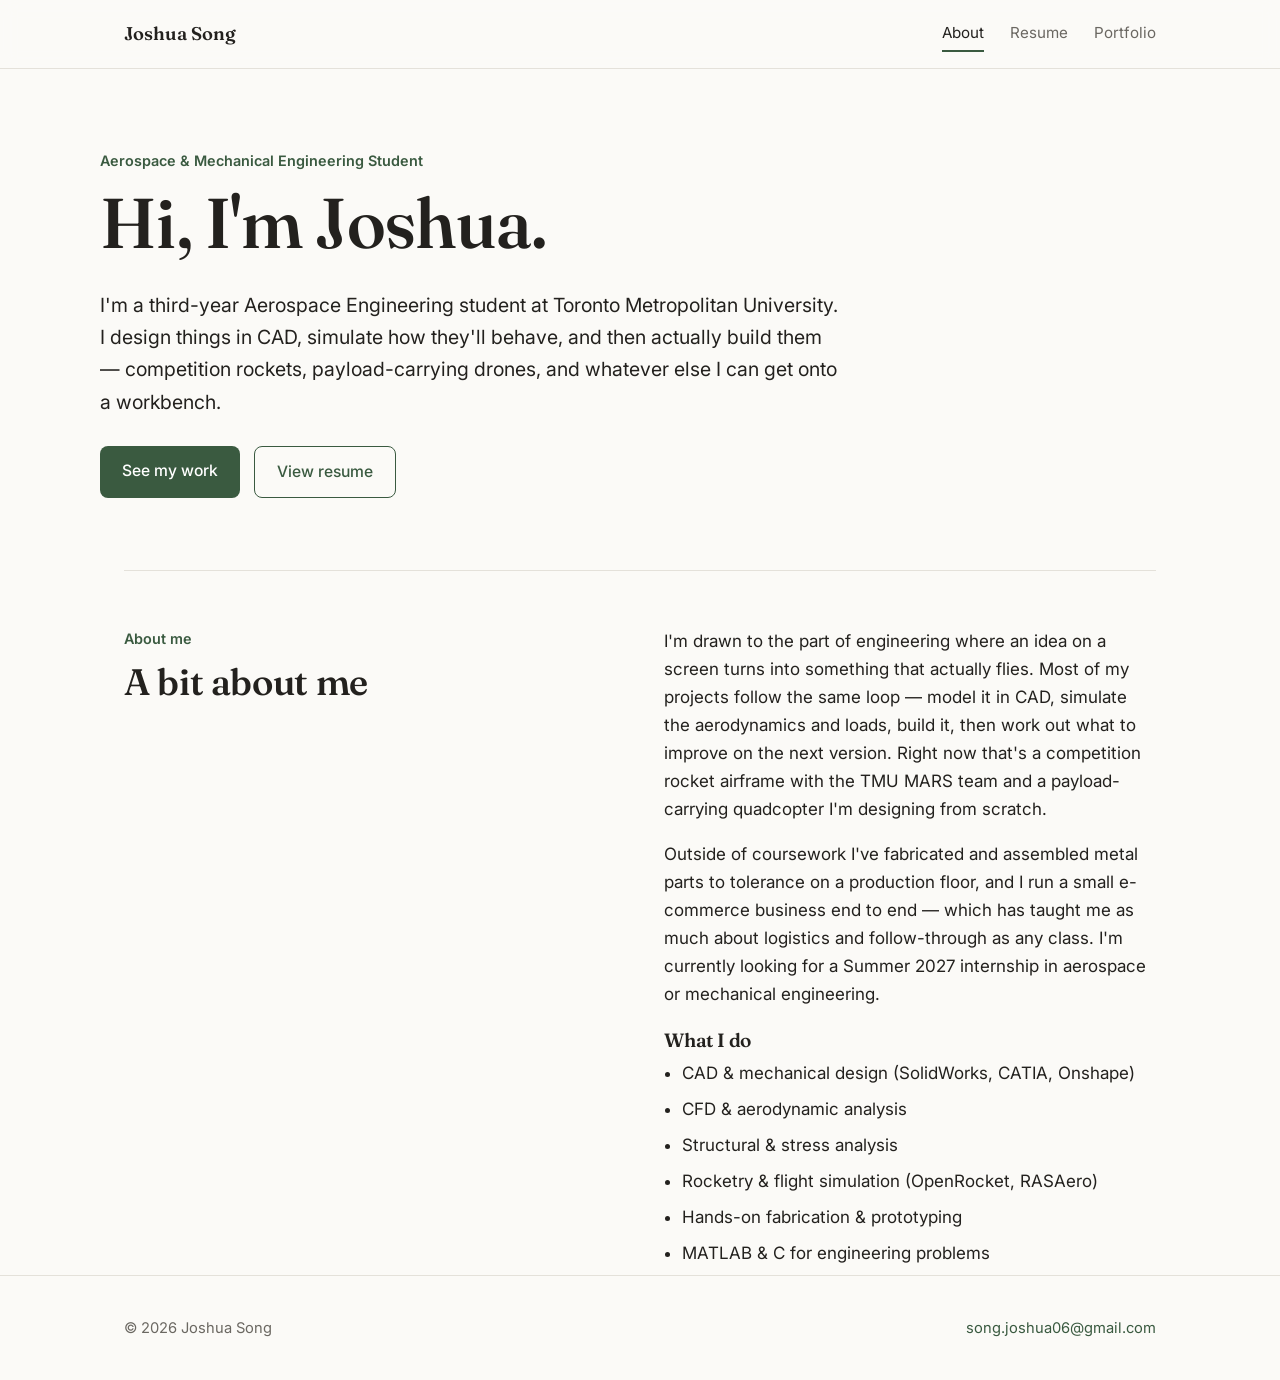
<file: index.html>
<!DOCTYPE html>
<html lang="en">
<head>
  <meta charset="UTF-8" />
  <meta name="viewport" content="width=device-width, initial-scale=1.0" />

  <title>Joshua Song — Portfolio</title>

  <link rel="stylesheet" href="style.css" />

  <link rel="preconnect" href="https://fonts.googleapis.com" />
  <link rel="preconnect" href="https://fonts.gstatic.com" crossorigin />
  <link href="https://fonts.googleapis.com/css2?family=Fraunces:opsz,wght@9..144,400;9..144,560;9..144,600&family=Inter:wght@400;500;600&display=swap" rel="stylesheet" />
</head>
<body>

  <nav class="nav">
    <div class="wrap">

      <a class="brand" href="index.html">Joshua Song</a>
      <div class="links">
        <a href="index.html" class="active">About</a>
        <a href="resume.html">Resume</a>
        <a href="portfolio.html">Portfolio</a>
      </div>
    </div>
  </nav>

  <header class="wrap hero" style="grid-template-columns: 1fr">
    <div>
      <p class="eyebrow">Aerospace &amp; Mechanical Engineering Student</p>

      <h1>Hi, I'm Joshua.</h1>
      <p class="lead">
        I'm a third-year Aerospace Engineering student at Toronto Metropolitan
        University. I design things in CAD, simulate how they'll behave, and
        then actually build them — competition rockets, payload-carrying
        drones, and whatever else I can get onto a workbench.
      </p>
      <div class="actions">
        <a class="btn" href="portfolio.html">See my work</a>
        <a class="btn ghost" href="resume.html">View resume</a>
      </div>
    </div>
  </header>

  <section class="wrap">
    <div class="about">
      <div>
        <p class="eyebrow">About me</p>
        <h2>A bit about me</h2>
      </div>
      <div>

        <p>
          I'm drawn to the part of engineering where an idea on a screen turns
          into something that actually flies. Most of my projects follow the
          same loop — model it in CAD, simulate the aerodynamics and loads,
          build it, then work out what to improve on the next version. Right
          now that's a competition rocket airframe with the TMU MARS team and a
          payload-carrying quadcopter I'm designing from scratch.
        </p>
        <p>
          Outside of coursework I've fabricated and assembled metal parts to
          tolerance on a production floor, and I run a small e-commerce business
          end to end — which has taught me as much about logistics and
          follow-through as any class. I'm currently looking for a Summer 2027
          internship in aerospace or mechanical engineering.
        </p>
        <h3 style="margin-top:22px">What I do</h3>
        <ul>
          <li>CAD &amp; mechanical design (SolidWorks, CATIA, Onshape)</li>
          <li>CFD &amp; aerodynamic analysis</li>
          <li>Structural &amp; stress analysis</li>
          <li>Rocketry &amp; flight simulation (OpenRocket, RASAero)</li>
          <li>Hands-on fabrication &amp; prototyping</li>
          <li>MATLAB &amp; C for engineering problems</li>
        </ul>
      </div>
    </div>
  </section>

  <footer>
    <div class="wrap">
      <span>© 2026 Joshua Song</span>

      <span><a href="mailto:song.joshua06@gmail.com">song.joshua06@gmail.com</a></span>
    </div>
  </footer>

</body>
</html>
</file>
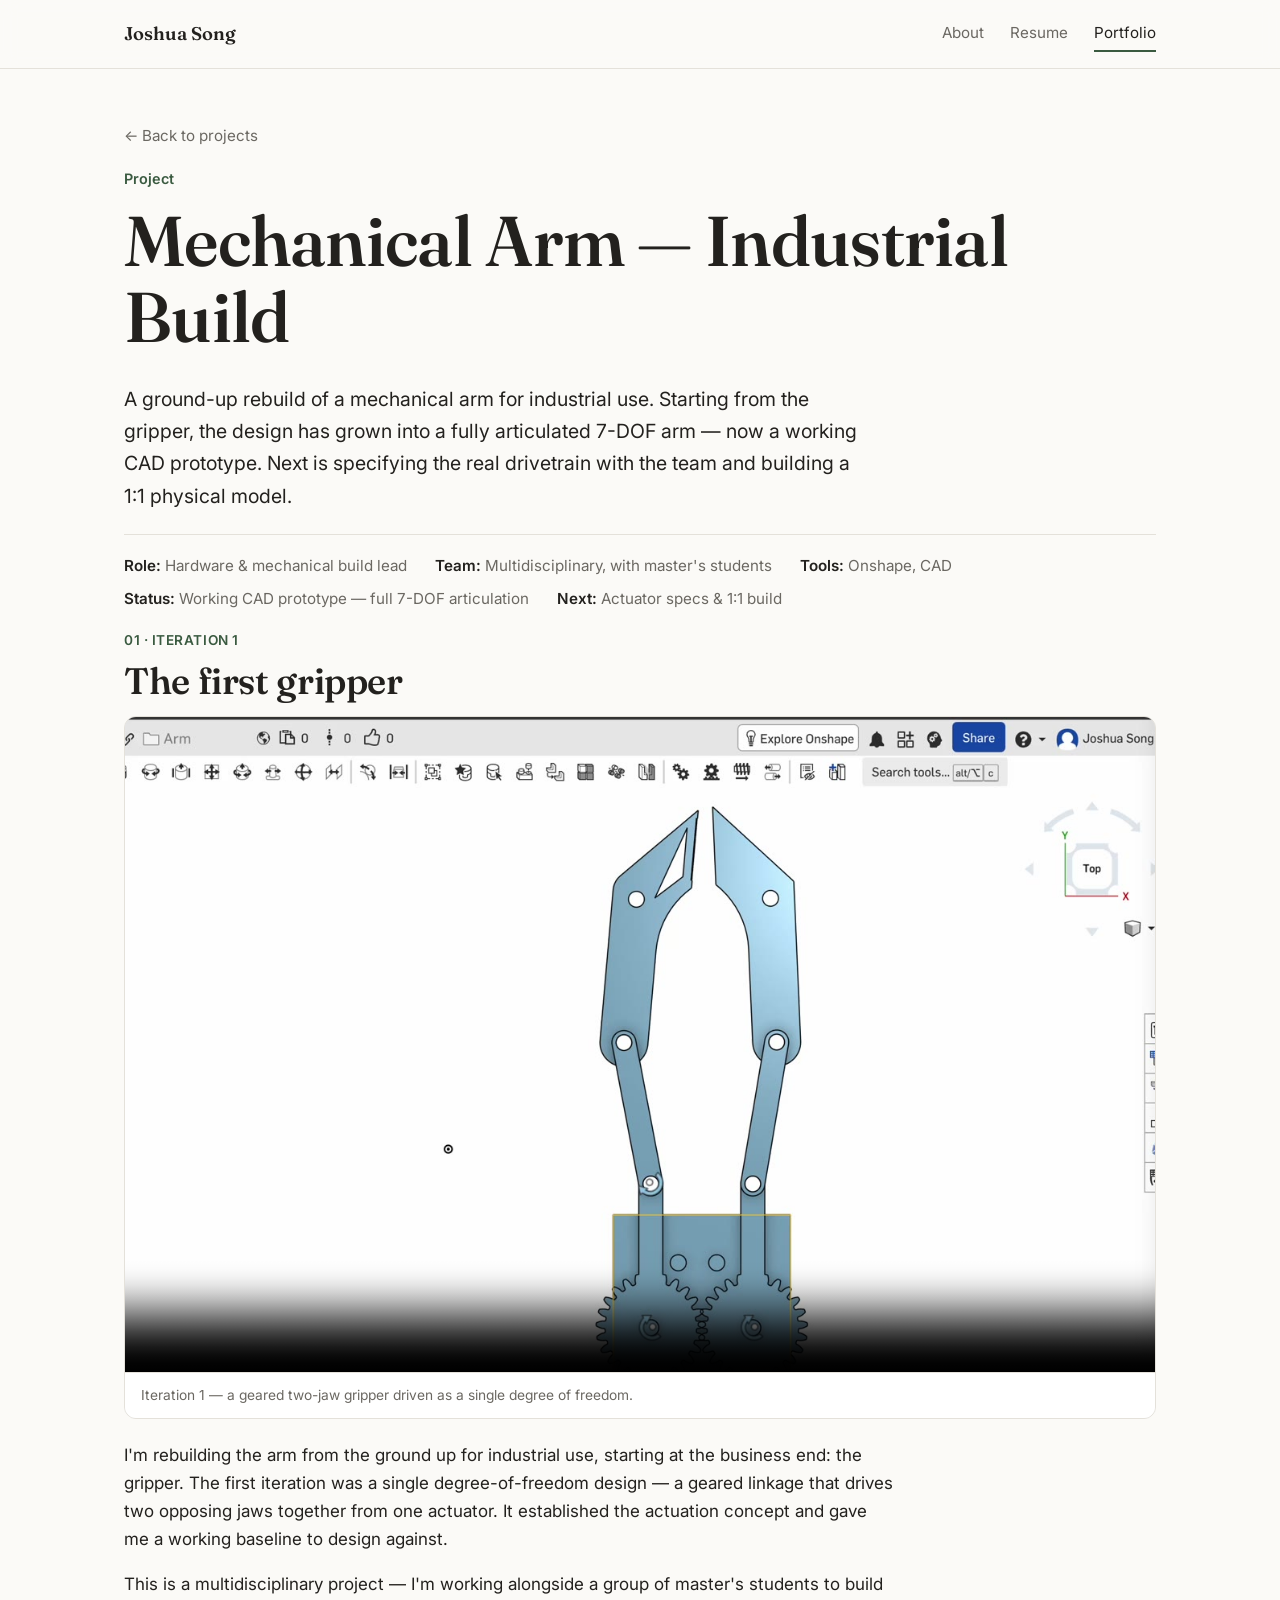
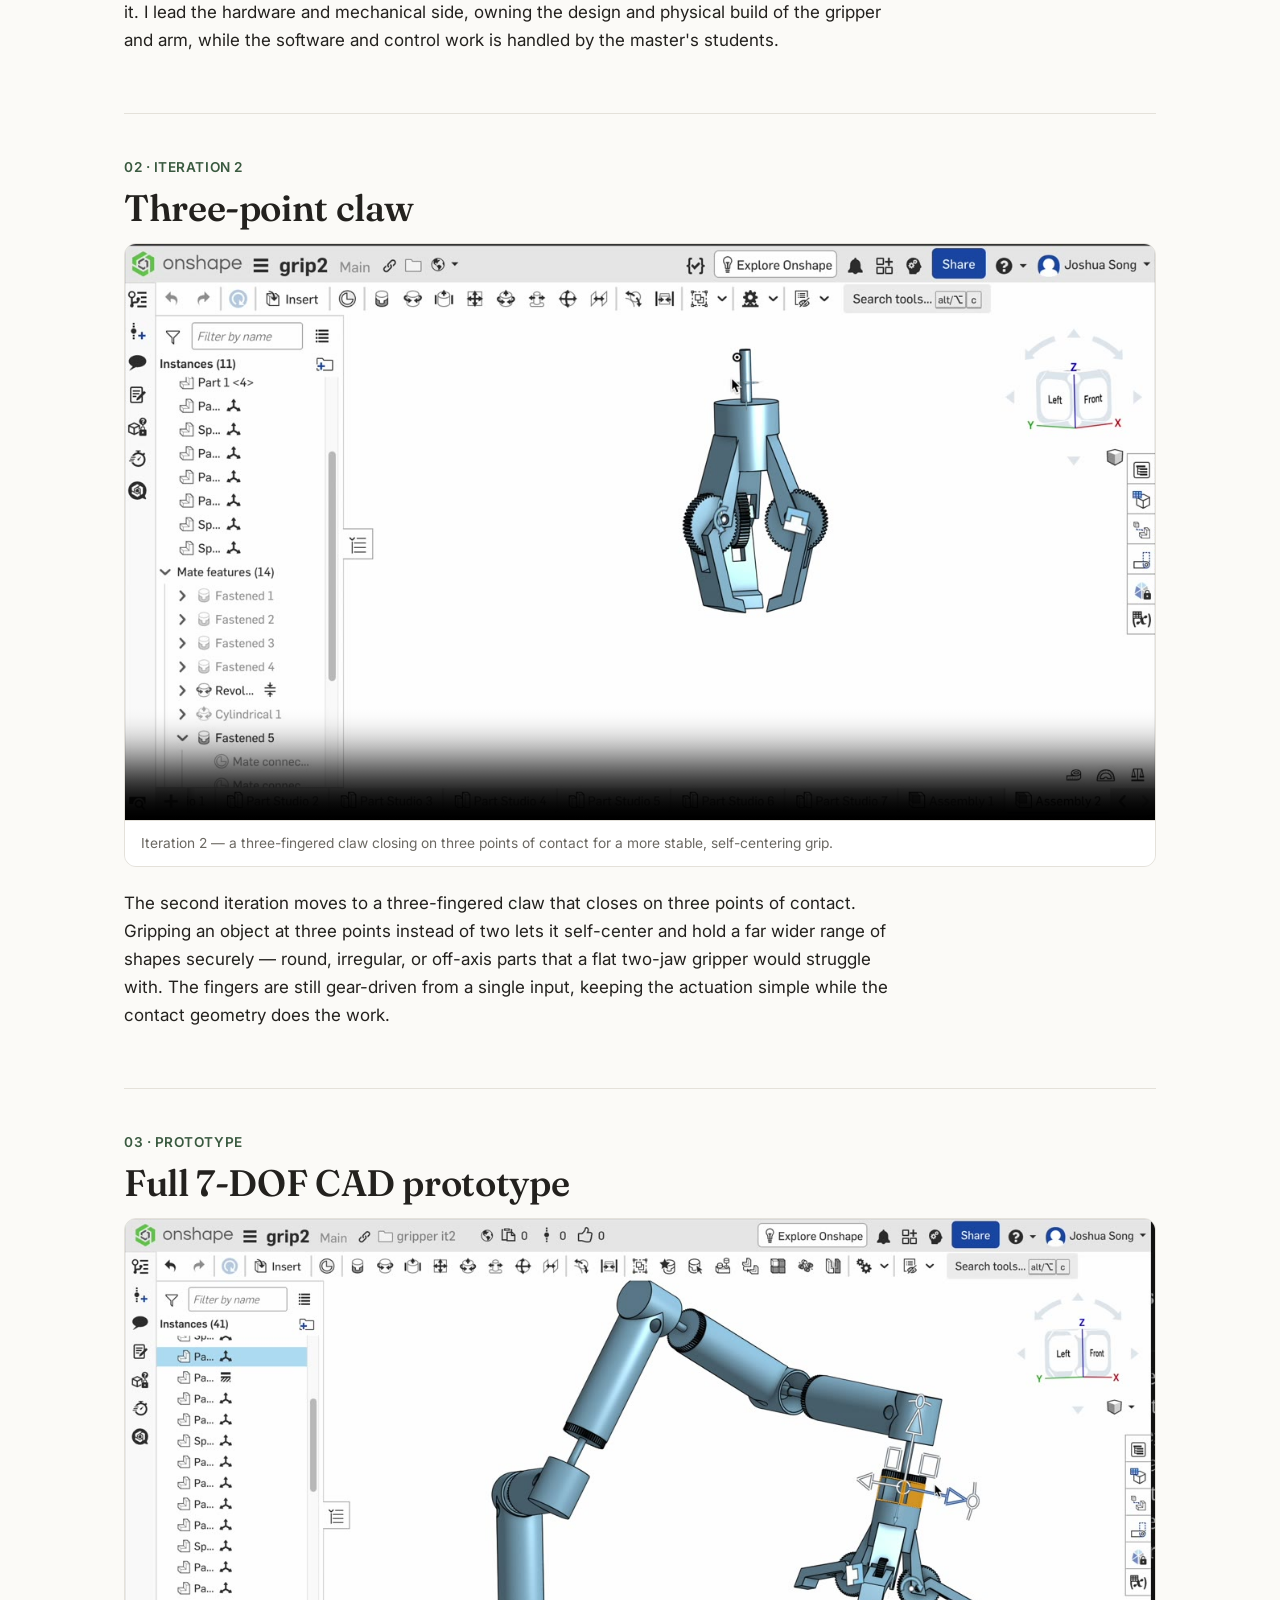
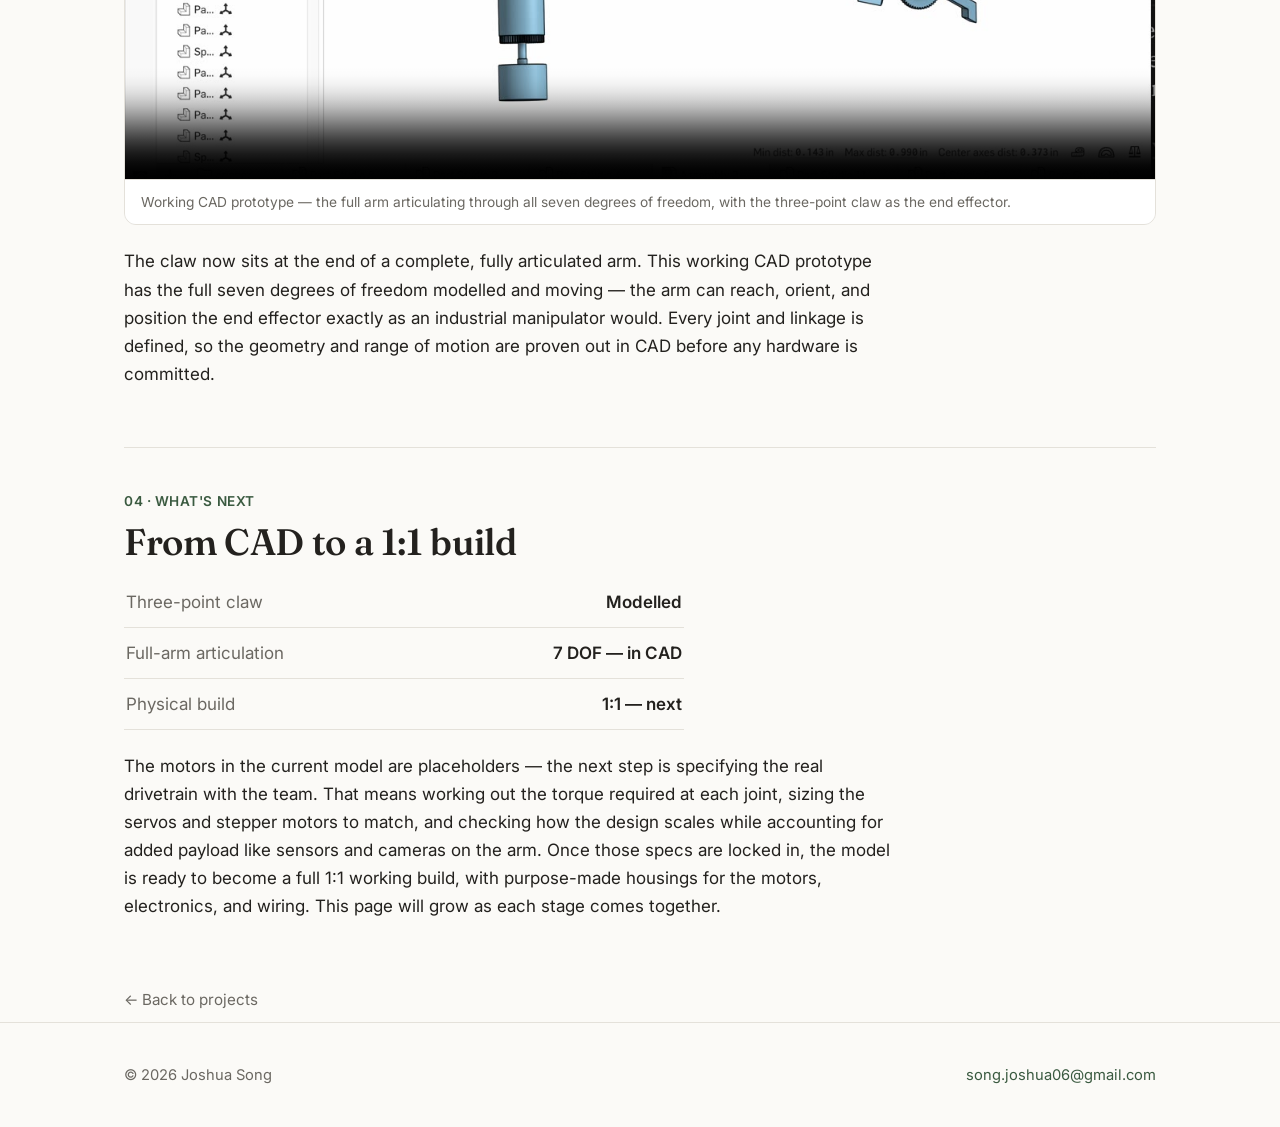
<file: arm.html>
<!DOCTYPE html>
<html lang="en">
<head>
  <meta charset="UTF-8" />
  <meta name="viewport" content="width=device-width, initial-scale=1.0" />
  <title>Mechanical Arm — Joshua Song</title>

  <link rel="stylesheet" href="style.css" />
  <link rel="preconnect" href="https://fonts.googleapis.com" />
  <link rel="preconnect" href="https://fonts.gstatic.com" crossorigin />
  <link href="https://fonts.googleapis.com/css2?family=Fraunces:opsz,wght@9..144,400;9..144,560;9..144,600&family=Inter:wght@400;500;600&display=swap" rel="stylesheet" />

  <style>
    .proj-meta {
      display: flex; flex-wrap: wrap; gap: 8px 28px;
      margin-top: 22px; padding-top: 18px;
      border-top: 1px solid var(--line);
      color: var(--muted); font-size: 0.95rem;
    }
    .proj-meta b { color: var(--ink); font-weight: 600; }

    .stage { padding: 42px 0; border-top: 1px solid var(--line); }
    .stage:first-of-type { border-top: 0; padding-top: 18px; }
    .stage .step {
      color: var(--accent); font-weight: 600;
      font-size: 0.85rem; letter-spacing: 0.04em; margin-bottom: 10px;
    }
    .stage figure {
      margin: 0 0 22px; border: 1px solid var(--line);
      border-radius: 12px; overflow: hidden; background: #ededed;
    }
    .stage figure img, .stage figure video { width: 100%; display: block; }
    .stage figcaption {
      font-size: 0.86rem; color: var(--muted);
      padding: 11px 16px; border-top: 1px solid var(--line); background: #fff;
    }
    .stage .txt { max-width: 70ch; }

    .specs { list-style: none; padding: 0; margin: 4px 0 0; max-width: 560px; }
    .specs li { display: flex; justify-content: space-between; gap: 16px; padding: 11px 2px; border-bottom: 1px solid var(--line); }
    .specs li span:first-child { color: var(--muted); }
    .specs li span:last-child { font-weight: 600; color: var(--ink); text-align: right; }

    .backlink { display: inline-block; margin-top: 6px; color: var(--muted); font-size: 0.95rem; }
    .backlink:hover { color: var(--accent); }
  </style>
</head>
<body>

  <nav class="nav">
    <div class="wrap">
      <a class="brand" href="index.html">Joshua Song</a>
      <div class="links">
        <a href="index.html">About</a>
        <a href="resume.html">Resume</a>
        <a href="portfolio.html" class="active">Portfolio</a>
      </div>
    </div>
  </nav>

  <header class="wrap" style="padding-top:48px">
    <a class="backlink" href="portfolio.html">← Back to projects</a>
    <p class="eyebrow" style="margin-top:18px">Project</p>
    <h1>Mechanical Arm — Industrial Build</h1>
    <p class="lead">
      A ground-up rebuild of a mechanical arm for industrial use. Starting from
      the gripper, the design has grown into a fully articulated 7-DOF arm — now
      a working CAD prototype. Next is specifying the real drivetrain with the
      team and building a 1:1 physical model.
    </p>
    <div class="proj-meta">
      <span><b>Role:</b> Hardware &amp; mechanical build lead</span>
      <span><b>Team:</b> Multidisciplinary, with master's students</span>
      <span><b>Tools:</b> Onshape, CAD</span>
      <span><b>Status:</b> Working CAD prototype — full 7-DOF articulation</span>
      <span><b>Next:</b> Actuator specs &amp; 1:1 build</span>
    </div>
  </header>

  <section class="wrap">

    <div class="stage">
      <p class="step">01 · ITERATION 1</p>
      <h2>The first gripper</h2>
      <figure>
        <video src="images/arm-gripper.mp4" poster="images/arm-gripper-poster.jpg"
               controls playsinline muted loop preload="metadata"></video>
        <figcaption>Iteration 1 — a geared two-jaw gripper driven as a single degree of freedom.</figcaption>
      </figure>
      <p class="txt">
        I'm rebuilding the arm from the ground up for industrial use, starting at
        the business end: the gripper. The first iteration was a single
        degree-of-freedom design — a geared linkage that drives two opposing jaws
        together from one actuator. It established the actuation concept and gave
        me a working baseline to design against.
      </p>
      <p class="txt">
        This is a multidisciplinary project — I'm working alongside a group of
        master's students to build it. I lead the hardware and mechanical side,
        owning the design and physical build of the gripper and arm, while the
        software and control work is handled by the master's students.
      </p>
    </div>

    <div class="stage">
      <p class="step">02 · ITERATION 2</p>
      <h2>Three-point claw</h2>
      <figure>
        <video src="images/arm-gripper-v2.mp4" poster="images/arm-gripper-v2-poster.jpg"
               controls playsinline muted loop preload="metadata"></video>
        <figcaption>Iteration 2 — a three-fingered claw closing on three points of contact for a more stable, self-centering grip.</figcaption>
      </figure>
      <p class="txt">
        The second iteration moves to a three-fingered claw that closes on three
        points of contact. Gripping an object at three points instead of two lets
        it self-center and hold a far wider range of shapes securely — round,
        irregular, or off-axis parts that a flat two-jaw gripper would struggle
        with. The fingers are still gear-driven from a single input, keeping the
        actuation simple while the contact geometry does the work.
      </p>
    </div>

    <div class="stage">
      <p class="step">03 · PROTOTYPE</p>
      <h2>Full 7-DOF CAD prototype</h2>
      <figure>
        <video src="images/arm-7dof.mp4" poster="images/arm-7dof-poster.jpg"
               controls playsinline muted loop preload="metadata"></video>
        <figcaption>Working CAD prototype — the full arm articulating through all seven degrees of freedom, with the three-point claw as the end effector.</figcaption>
      </figure>
      <p class="txt">
        The claw now sits at the end of a complete, fully articulated arm. This
        working CAD prototype has the full seven degrees of freedom modelled and
        moving — the arm can reach, orient, and position the end effector exactly
        as an industrial manipulator would. Every joint and linkage is defined, so
        the geometry and range of motion are proven out in CAD before any hardware
        is committed.
      </p>
    </div>

    <div class="stage">
      <p class="step">04 · WHAT'S NEXT</p>
      <h2>From CAD to a 1:1 build</h2>
      <ul class="specs">
        <li><span>Three-point claw</span><span>Modelled</span></li>
        <li><span>Full-arm articulation</span><span>7 DOF — in CAD</span></li>
        <li><span>Physical build</span><span>1:1 — next</span></li>
      </ul>
      <p class="txt" style="margin-top:22px">
        The motors in the current model are placeholders — the next step is
        specifying the real drivetrain with the team. That means working out the
        torque required at each joint, sizing the servos and stepper motors to
        match, and checking how the design scales while accounting for added
        payload like sensors and cameras on the arm. Once those specs are locked
        in, the model is ready to become a full 1:1 working build, with purpose-made
        housings for the motors, electronics, and wiring.
        This page will grow as each stage comes together.
      </p>
    </div>

    <a class="backlink" href="portfolio.html" style="margin:8px 0 10px">← Back to projects</a>
  </section>

  <footer>
    <div class="wrap">
      <span>© 2026 Joshua Song</span>
      <span><a href="mailto:song.joshua06@gmail.com">song.joshua06@gmail.com</a></span>
    </div>
  </footer>

</body>
</html>
</file>
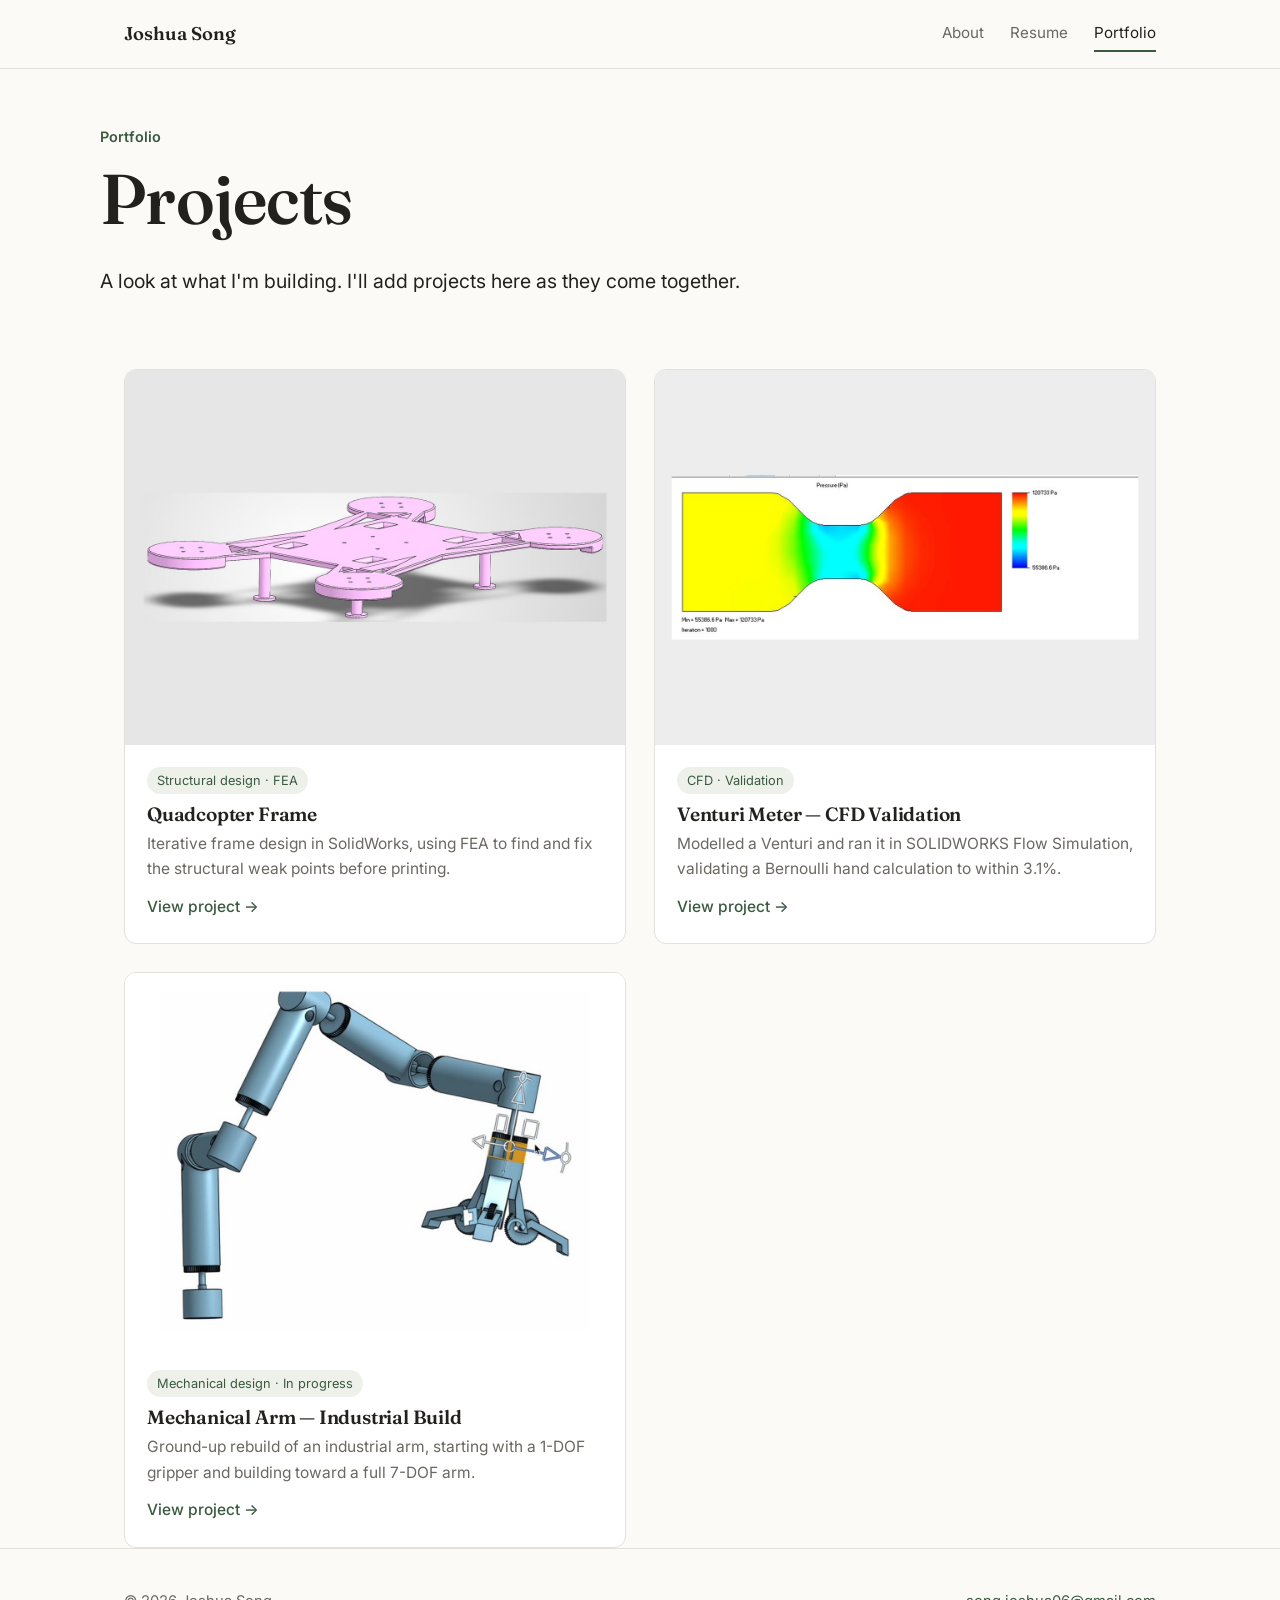
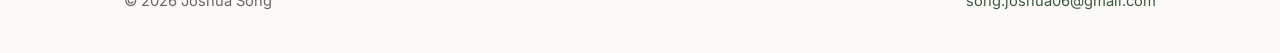
<file: portfolio.html>
<!DOCTYPE html>
<html lang="en">
<head>
  <meta charset="UTF-8" />
  <meta name="viewport" content="width=device-width, initial-scale=1.0" />
  <title>Portfolio — Joshua Song</title>

  <link rel="stylesheet" href="style.css" />
  <link rel="preconnect" href="https://fonts.googleapis.com" />
  <link rel="preconnect" href="https://fonts.gstatic.com" crossorigin />
  <link href="https://fonts.googleapis.com/css2?family=Fraunces:opsz,wght@9..144,400;9..144,560;9..144,600&family=Inter:wght@400;500;600&display=swap" rel="stylesheet" />
</head>
<body>

  <nav class="nav">
    <div class="wrap">
      <a class="brand" href="index.html">Joshua Song</a>
      <div class="links">
        <a href="index.html">About</a>
        <a href="resume.html">Resume</a>
        <a href="portfolio.html" class="active">Portfolio</a>
      </div>
    </div>
  </nav>

  <header class="wrap section-sm" style="padding-top:56px">
    <p class="eyebrow">Portfolio</p>
    <h1>Projects</h1>
    <p class="lead">A look at what I'm building. I'll add projects here as they
      come together.</p>
  </header>

  <section class="wrap" style="padding-top:12px">
    <div class="grid">

      <article class="card">
        <a href="quadcopter.html" style="display:block; color:inherit; text-decoration:none">
          <div class="thumb">
            <img src="images/quad-card.jpg" alt="Quadcopter frame — CAD render" />
          </div>
          <div class="body">
            <span class="tag">Structural design · FEA</span>
            <h3>Quadcopter Frame</h3>
            <p>Iterative frame design in SolidWorks, using FEA to find and fix
               the structural weak points before printing.</p>
            <p style="color:var(--accent); font-weight:500; margin:12px 0 0">View project →</p>
          </div>
        </a>
      </article>

      <article class="card">
        <a href="venturi.html" style="display:block; color:inherit; text-decoration:none">
          <div class="thumb">
            <img src="images/venturi-card.jpg" alt="Venturi CFD pressure contour" />
          </div>
          <div class="body">
            <span class="tag">CFD · Validation</span>
            <h3>Venturi Meter — CFD Validation</h3>
            <p>Modelled a Venturi and ran it in SOLIDWORKS Flow Simulation,
               validating a Bernoulli hand calculation to within 3.1%.</p>
            <p style="color:var(--accent); font-weight:500; margin:12px 0 0">View project →</p>
          </div>
        </a>
      </article>

      <article class="card">
        <a href="arm.html" style="display:block; color:inherit; text-decoration:none">
          <div class="thumb">
            <img src="images/arm-card.jpg" alt="Mechanical arm gripper CAD" />
          </div>
          <div class="body">
            <span class="tag">Mechanical design · In progress</span>
            <h3>Mechanical Arm — Industrial Build</h3>
            <p>Ground-up rebuild of an industrial arm, starting with a 1-DOF
               gripper and building toward a full 7-DOF arm.</p>
            <p style="color:var(--accent); font-weight:500; margin:12px 0 0">View project →</p>
          </div>
        </a>
      </article>

    </div>
  </section>

  <footer>
    <div class="wrap">
      <span>© 2026 Joshua Song</span>
      <span><a href="mailto:song.joshua06@gmail.com">song.joshua06@gmail.com</a></span>
    </div>
  </footer>

</body>
</html>
</file>
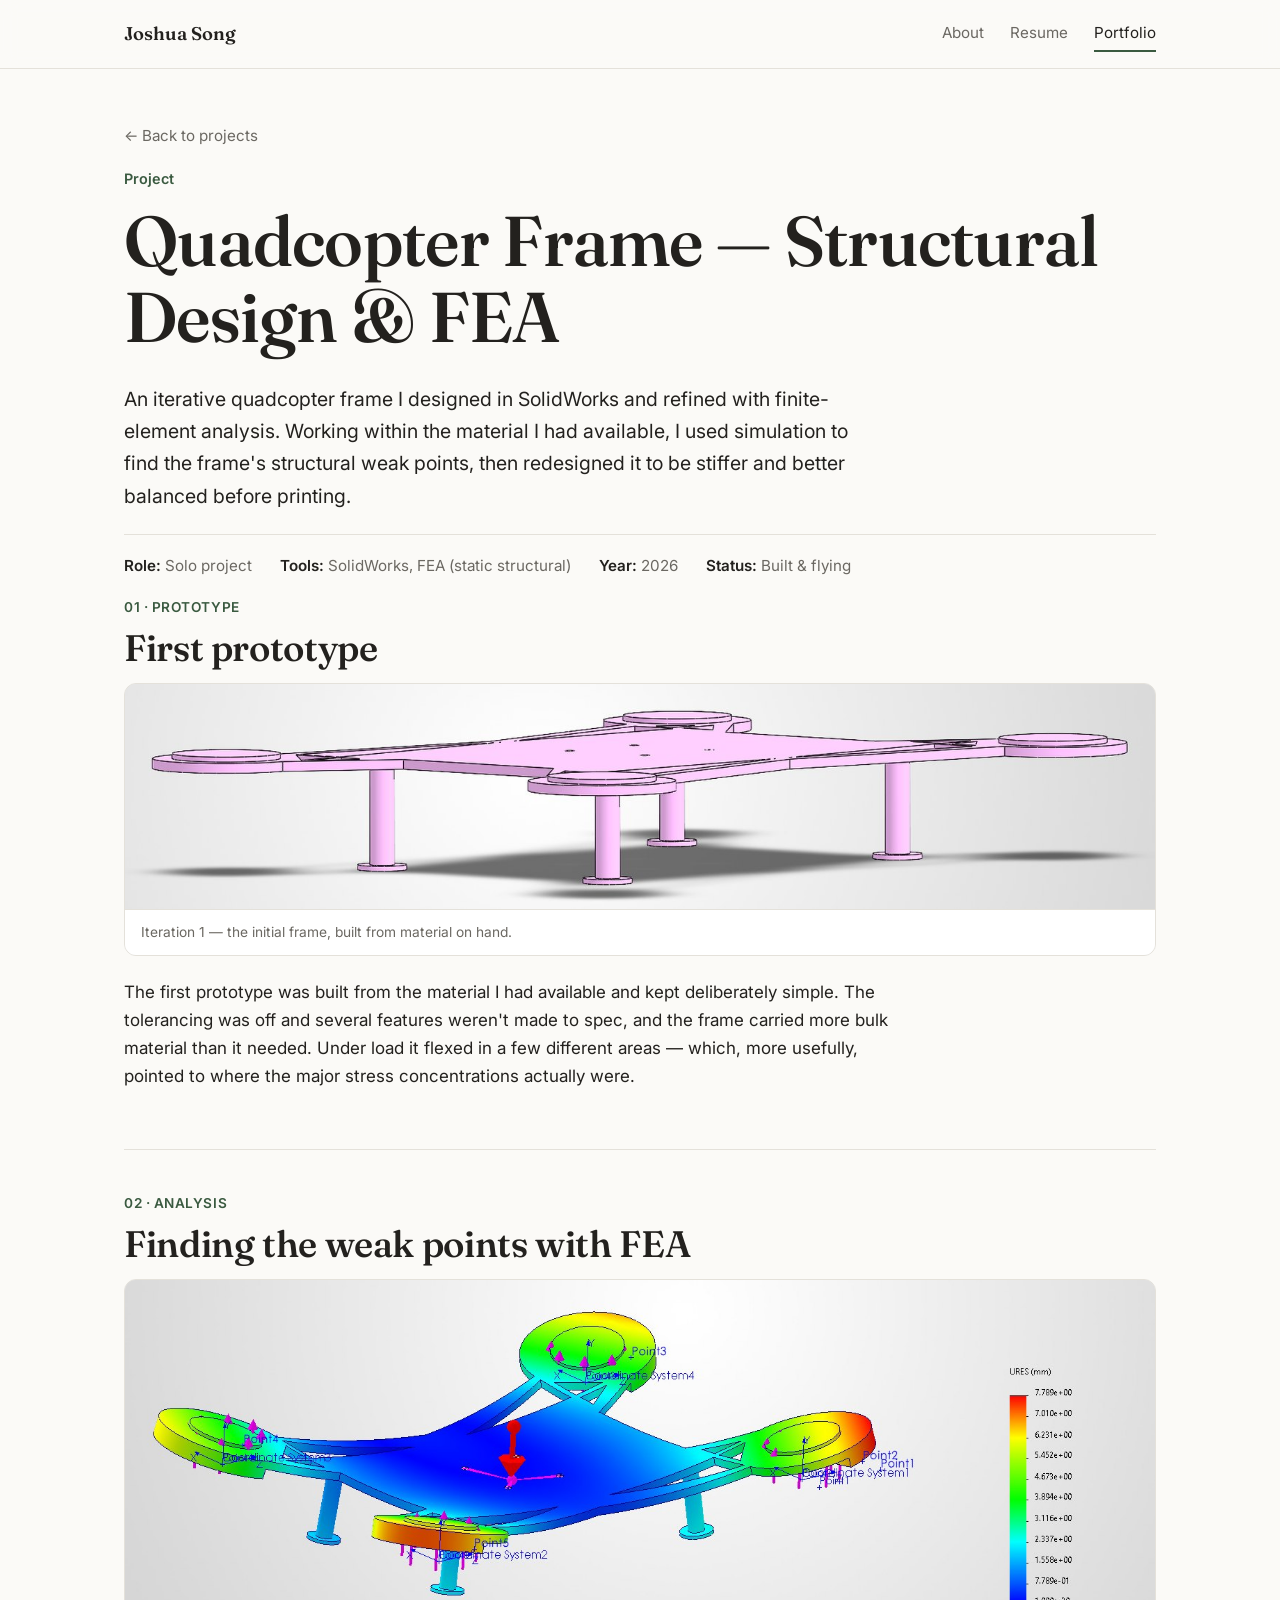
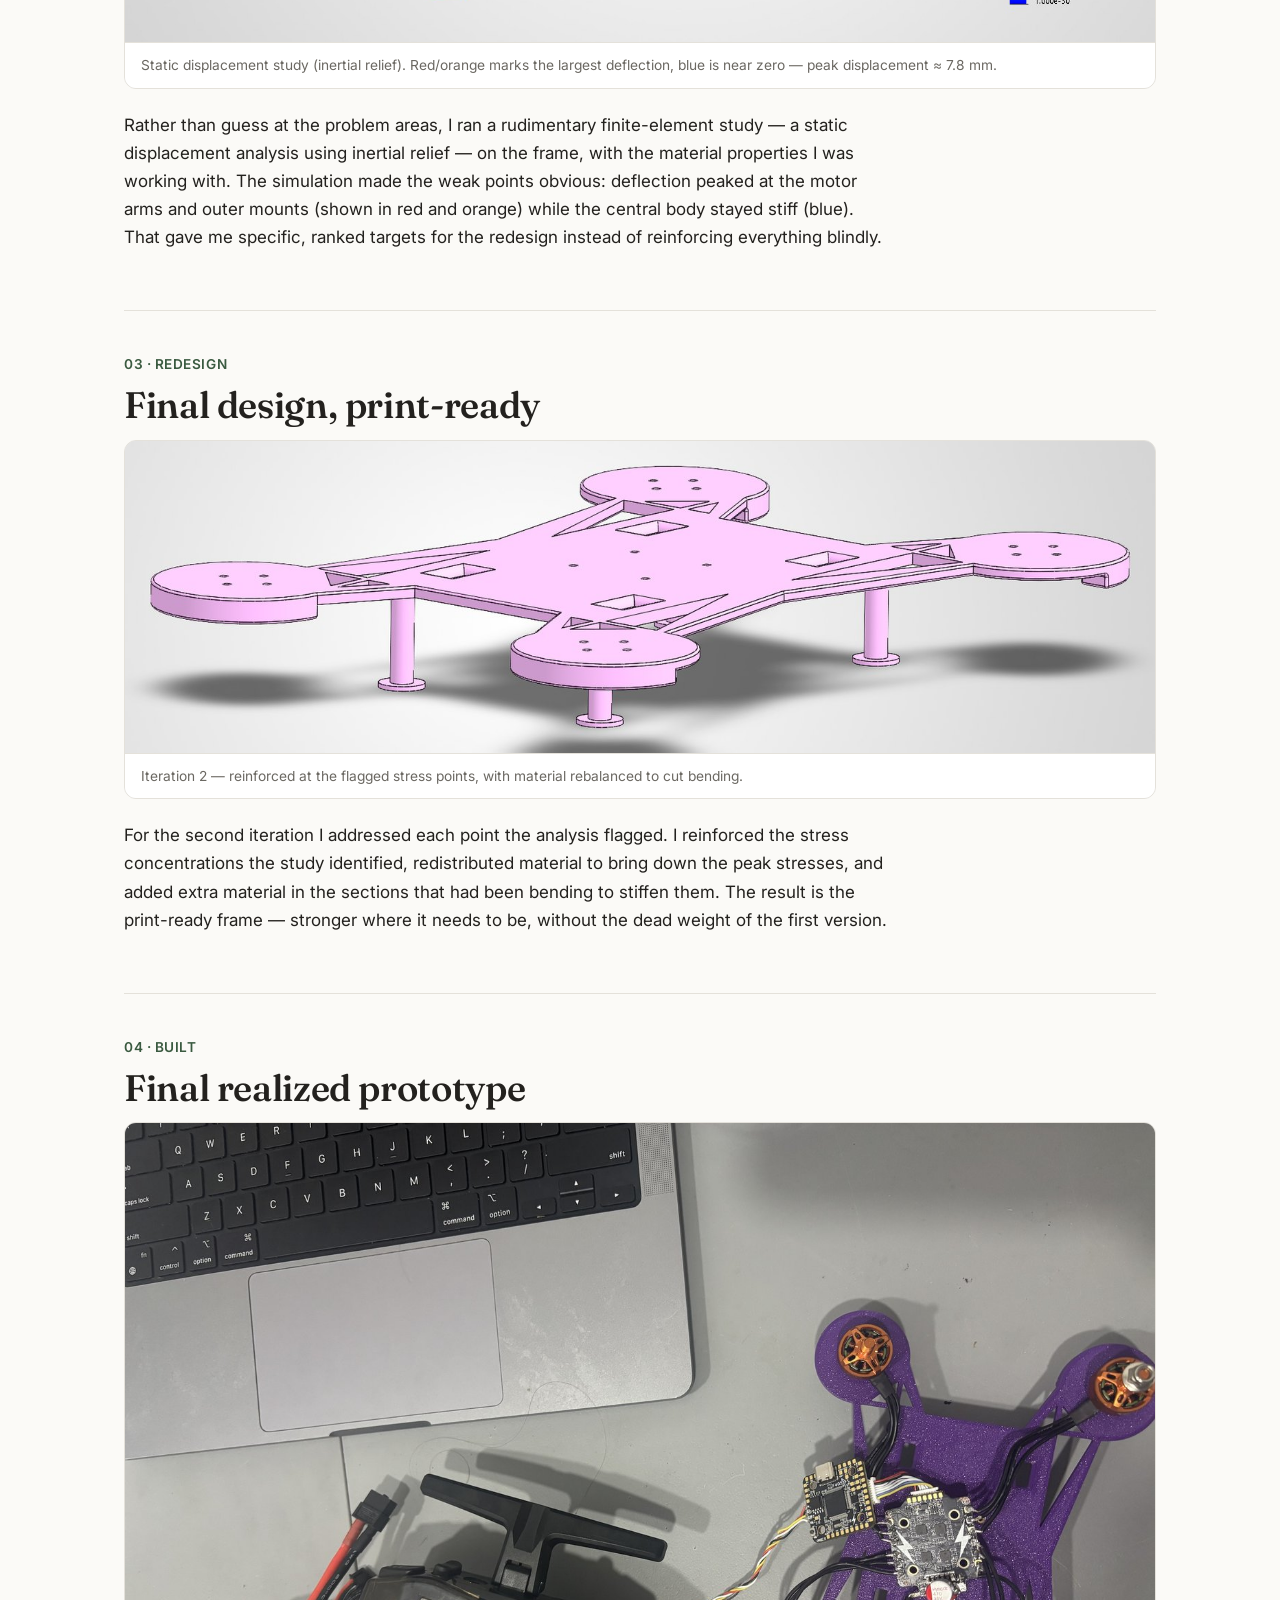
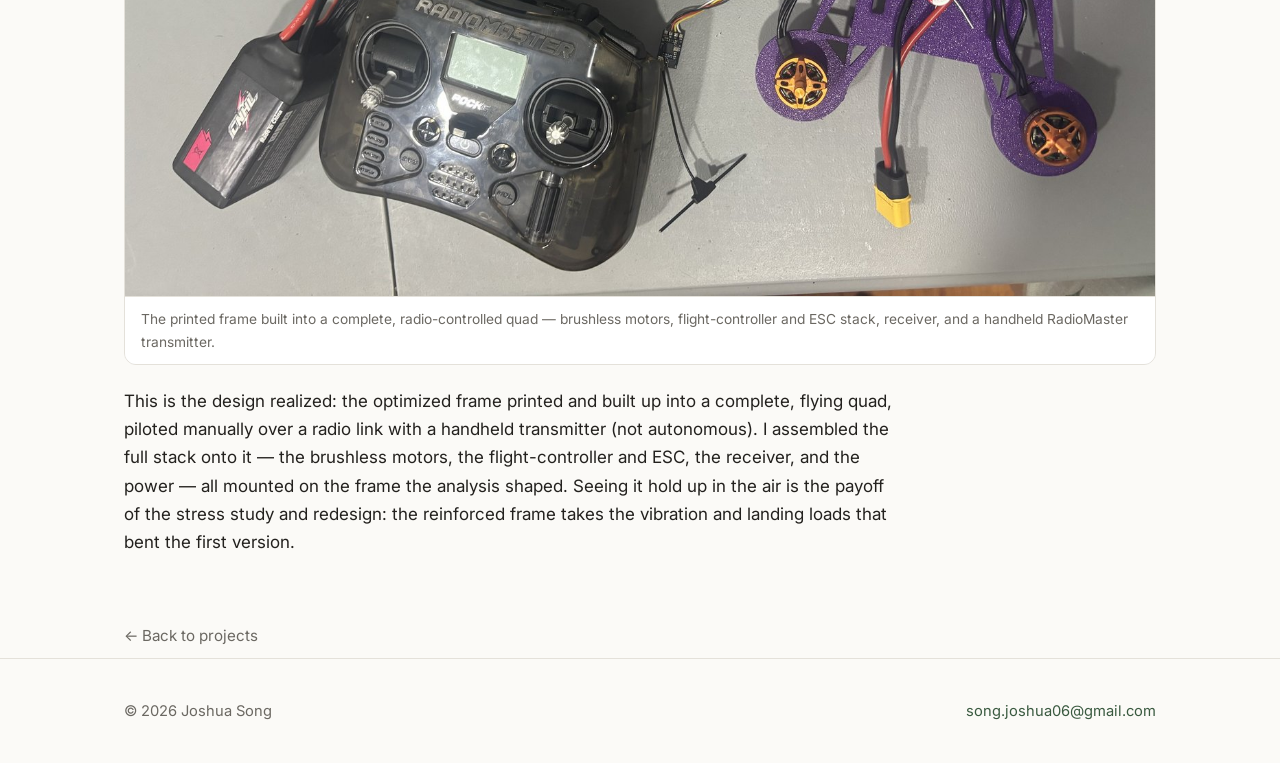
<file: quadcopter.html>
<!DOCTYPE html>
<html lang="en">
<head>
  <meta charset="UTF-8" />
  <meta name="viewport" content="width=device-width, initial-scale=1.0" />
  <title>Quadcopter Frame — Joshua Song</title>

  <link rel="stylesheet" href="style.css" />
  <link rel="preconnect" href="https://fonts.googleapis.com" />
  <link rel="preconnect" href="https://fonts.gstatic.com" crossorigin />
  <link href="https://fonts.googleapis.com/css2?family=Fraunces:opsz,wght@9..144,400;9..144,560;9..144,600&family=Inter:wght@400;500;600&display=swap" rel="stylesheet" />

  <style>
    .proj-meta {
      display: flex; flex-wrap: wrap; gap: 8px 28px;
      margin-top: 22px; padding-top: 18px;
      border-top: 1px solid var(--line);
      color: var(--muted); font-size: 0.95rem;
    }
    .proj-meta b { color: var(--ink); font-weight: 600; }

    .stage { padding: 42px 0; border-top: 1px solid var(--line); }
    .stage:first-of-type { border-top: 0; padding-top: 18px; }
    .stage .step {
      color: var(--accent); font-weight: 600;
      font-size: 0.85rem; letter-spacing: 0.04em; margin-bottom: 10px;
    }
    .stage figure {
      margin: 0 0 22px; border: 1px solid var(--line);
      border-radius: 12px; overflow: hidden; background: #ededed;
    }
    .stage figure img { width: 100%; display: block; }
    .stage figcaption {
      font-size: 0.86rem; color: var(--muted);
      padding: 11px 16px; border-top: 1px solid var(--line); background: #fff;
    }
    .stage .txt { max-width: 70ch; }

    .backlink { display: inline-block; margin-top: 6px; color: var(--muted); font-size: 0.95rem; }
    .backlink:hover { color: var(--accent); }
  </style>
</head>
<body>

  <nav class="nav">
    <div class="wrap">
      <a class="brand" href="index.html">Joshua Song</a>
      <div class="links">
        <a href="index.html">About</a>
        <a href="resume.html">Resume</a>
        <a href="portfolio.html" class="active">Portfolio</a>
      </div>
    </div>
  </nav>

  <header class="wrap" style="padding-top:48px">
    <a class="backlink" href="portfolio.html">← Back to projects</a>
    <p class="eyebrow" style="margin-top:18px">Project</p>
    <h1>Quadcopter Frame — Structural Design &amp; FEA</h1>
    <p class="lead">
      An iterative quadcopter frame I designed in SolidWorks and refined with
      finite-element analysis. Working within the material I had available, I
      used simulation to find the frame's structural weak points, then
      redesigned it to be stiffer and better balanced before printing.
    </p>
    <div class="proj-meta">
      <span><b>Role:</b> Solo project</span>
      <span><b>Tools:</b> SolidWorks, FEA (static structural)</span>
      <span><b>Year:</b> 2026</span>
      <span><b>Status:</b> Built &amp; flying</span>
    </div>
  </header>

  <section class="wrap">

    <div class="stage">
      <p class="step">01 · PROTOTYPE</p>
      <h2>First prototype</h2>
      <figure>
        <img src="images/quad-prototype-1.jpg" alt="First quadcopter frame prototype, CAD render" />
        <figcaption>Iteration 1 — the initial frame, built from material on hand.</figcaption>
      </figure>
      <p class="txt">
        The first prototype was built from the material I had available and kept
        deliberately simple. The tolerancing was off and several features weren't
        made to spec, and the frame carried more bulk material than it needed.
        Under load it flexed in a few different areas — which, more usefully,
        pointed to where the major stress concentrations actually were.
      </p>
    </div>

    <div class="stage">
      <p class="step">02 · ANALYSIS</p>
      <h2>Finding the weak points with FEA</h2>
      <figure>
        <img src="images/quad-fea.jpg" alt="Finite-element static displacement study of the frame" />
        <figcaption>
          Static displacement study (inertial relief). Red/orange marks the
          largest deflection, blue is near zero — peak displacement ≈ 7.8&nbsp;mm.
        </figcaption>
      </figure>
      <p class="txt">
        Rather than guess at the problem areas, I ran a rudimentary
        finite-element study — a static displacement analysis using inertial
        relief — on the frame, with the material properties I was working with.
        The simulation made the weak points obvious: deflection peaked at the
        motor arms and outer mounts (shown in red and orange) while the central
        body stayed stiff (blue). That gave me specific, ranked targets for the
        redesign instead of reinforcing everything blindly.
      </p>
    </div>

    <div class="stage">
      <p class="step">03 · REDESIGN</p>
      <h2>Final design, print-ready</h2>
      <figure>
        <img src="images/quad-final.jpg" alt="Final redesigned quadcopter frame, CAD render" />
        <figcaption>Iteration 2 — reinforced at the flagged stress points, with material rebalanced to cut bending.</figcaption>
      </figure>
      <p class="txt">
        For the second iteration I addressed each point the analysis flagged. I
        reinforced the stress concentrations the study identified, redistributed
        material to bring down the peak stresses, and added extra material in the
        sections that had been bending to stiffen them. The result is the
        print-ready frame — stronger where it needs to be, without the dead
        weight of the first version.
      </p>
    </div>

    <div class="stage">
      <p class="step">04 · BUILT</p>
      <h2>Final realized prototype</h2>
      <figure>
        <img src="images/quad-built.jpg" alt="The printed and fully built quadcopter, with radio controller and battery" />
        <figcaption>The printed frame built into a complete, radio-controlled quad — brushless motors, flight-controller and ESC stack, receiver, and a handheld RadioMaster transmitter.</figcaption>
      </figure>
      <p class="txt">
        This is the design realized: the optimized frame printed and built up
        into a complete, flying quad, piloted manually over a radio link with a
        handheld transmitter (not autonomous). I assembled the full stack onto
        it — the brushless motors, the flight-controller and ESC, the receiver,
        and the power — all mounted on the frame the analysis shaped. Seeing it
        hold up in the air is the payoff of the stress study and redesign: the
        reinforced frame takes the vibration and landing loads that bent the
        first version.
      </p>
    </div>

    <a class="backlink" href="portfolio.html" style="margin:8px 0 10px">← Back to projects</a>
  </section>

  <footer>
    <div class="wrap">
      <span>© 2026 Joshua Song</span>
      <span><a href="mailto:song.joshua06@gmail.com">song.joshua06@gmail.com</a></span>
    </div>
  </footer>

</body>
</html>
</file>
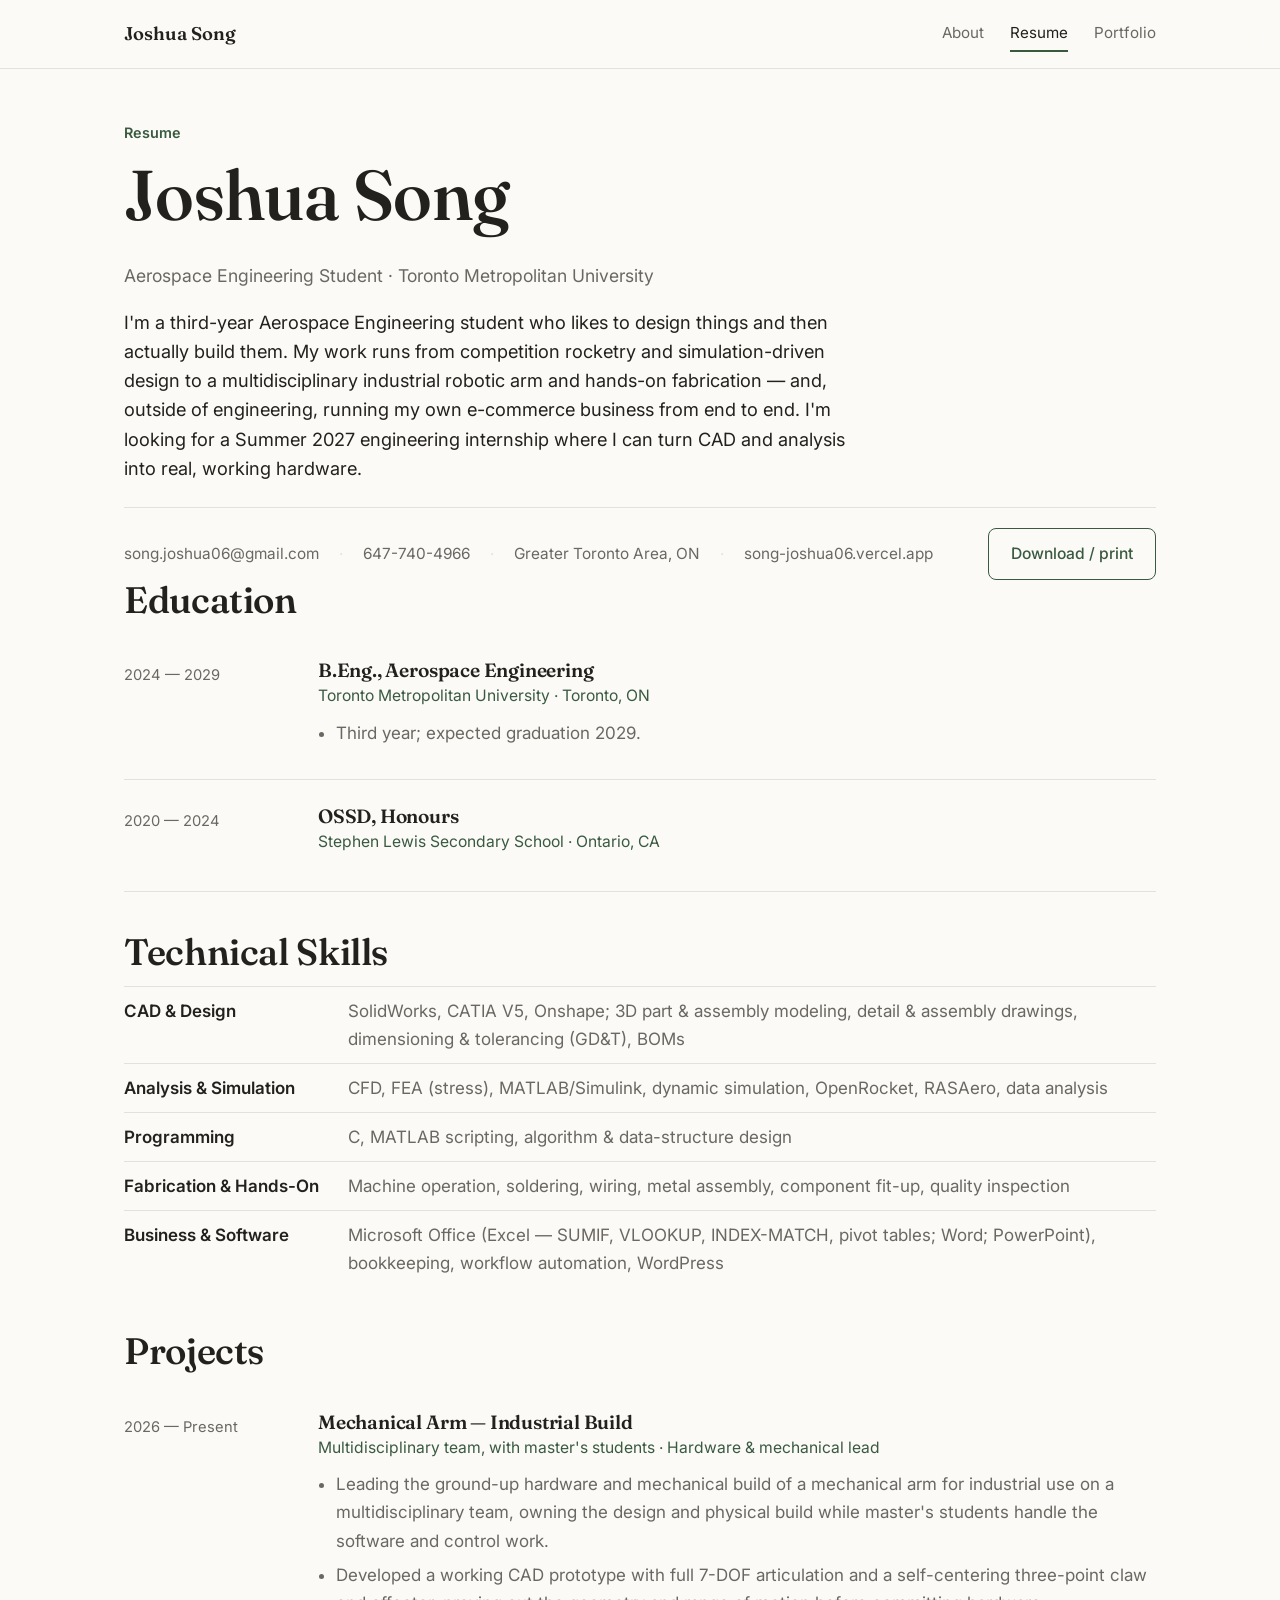
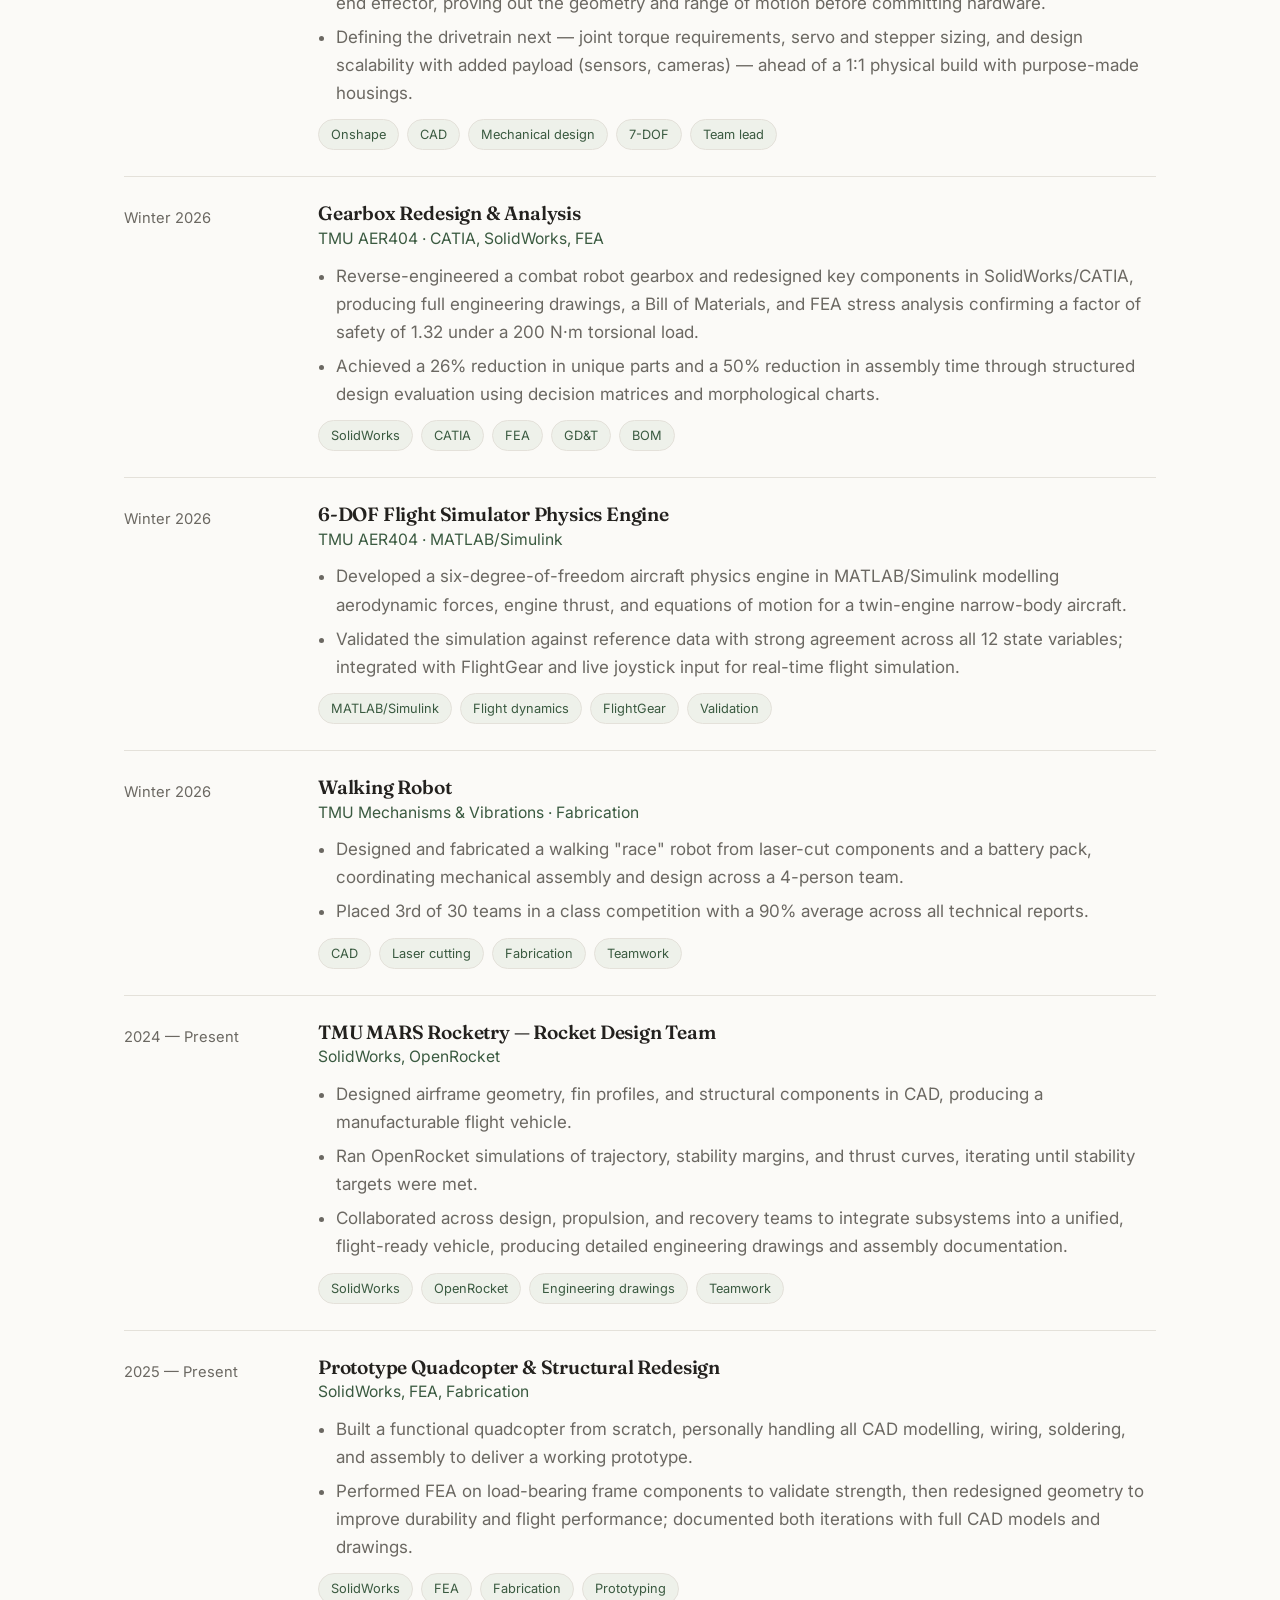
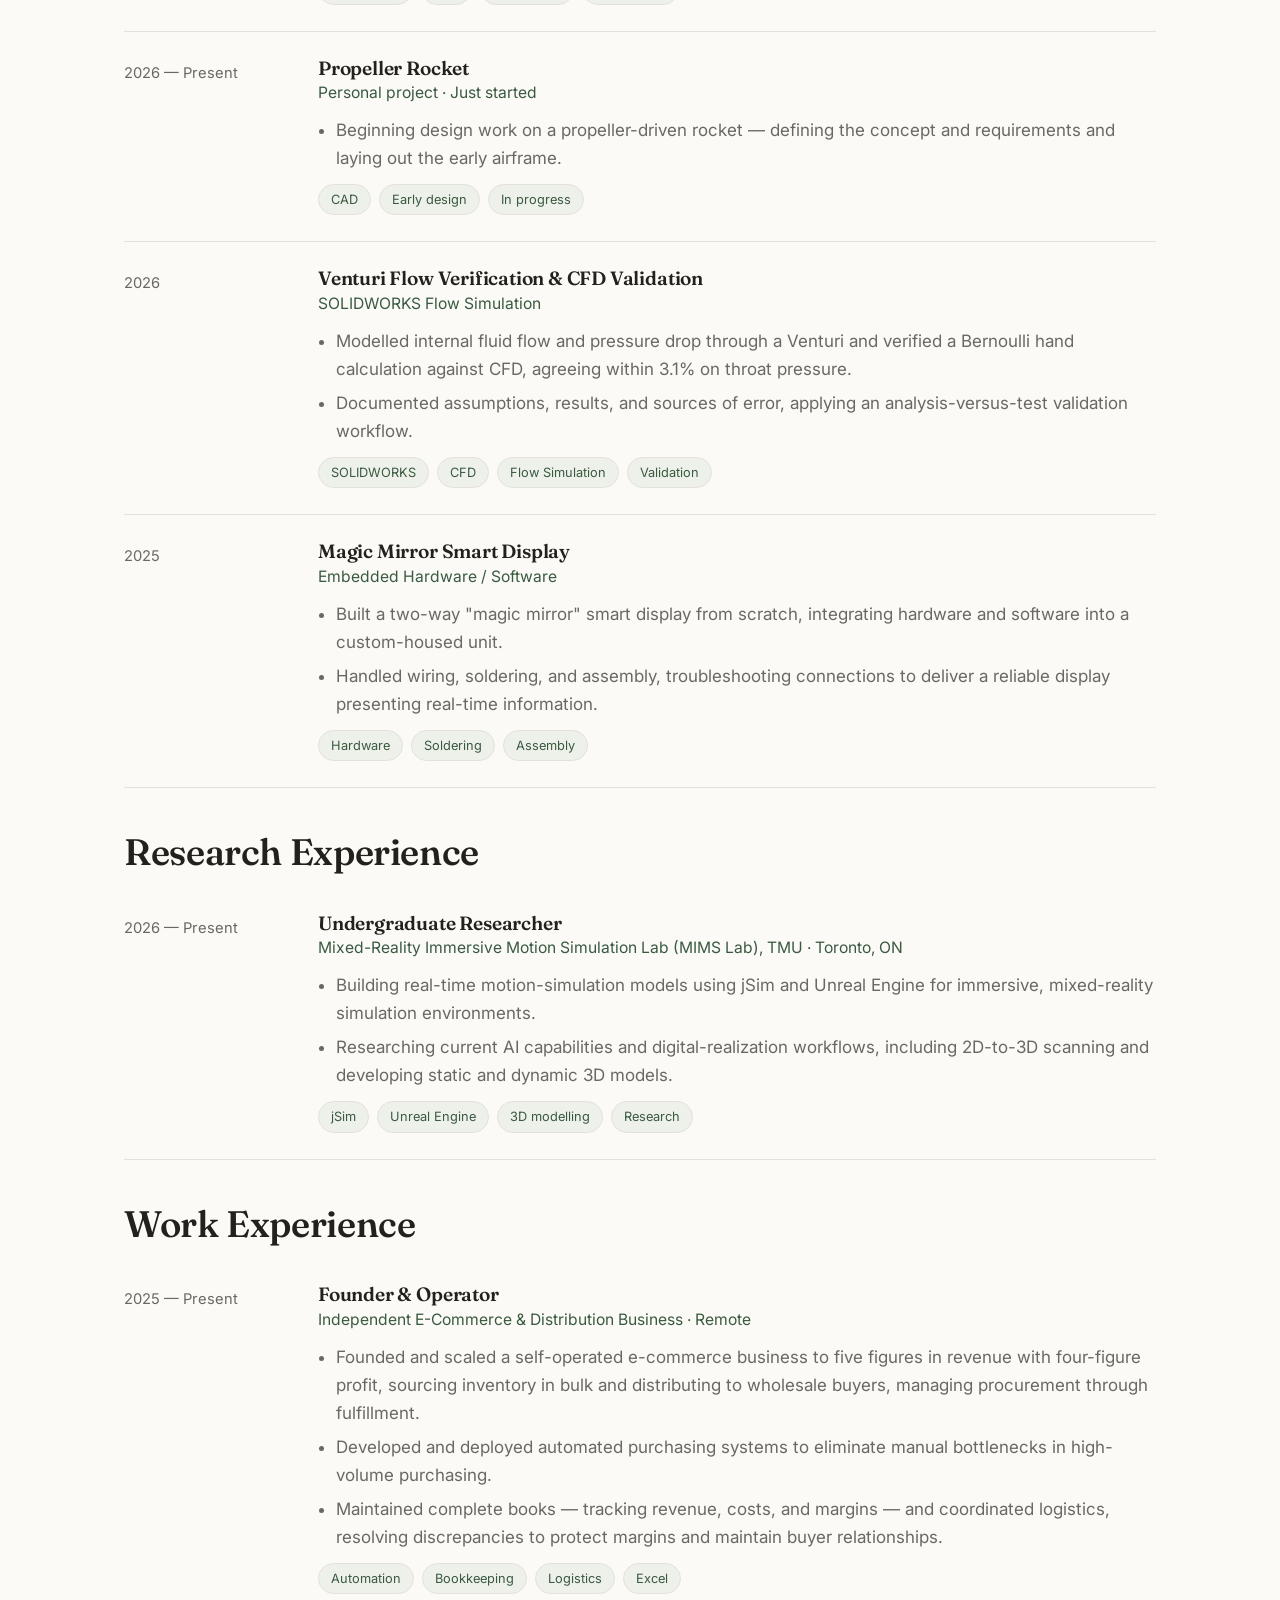
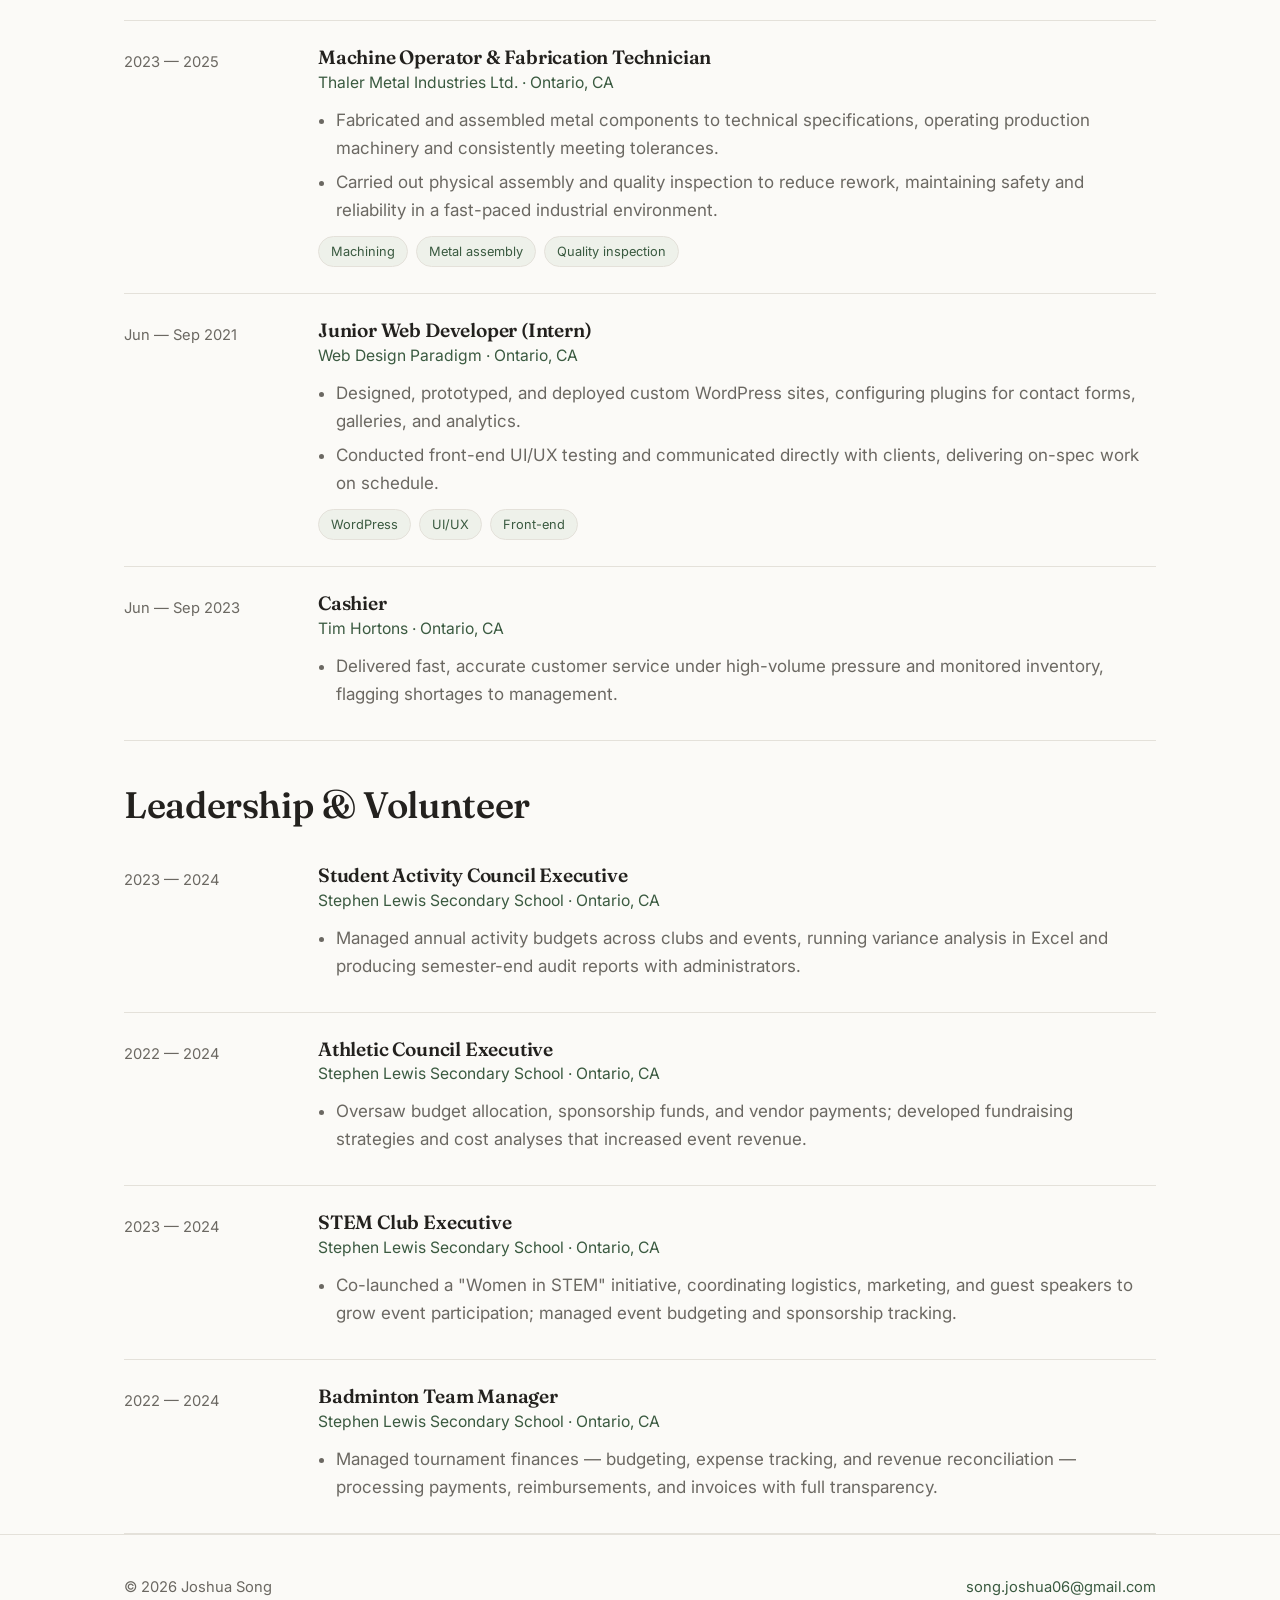
<file: resume.html>
<!DOCTYPE html>
<html lang="en">
<head>
  <meta charset="UTF-8" />
  <meta name="viewport" content="width=device-width, initial-scale=1.0" />
  <title>Resume — Joshua Song</title>

  <link rel="stylesheet" href="style.css" />
  <link rel="preconnect" href="https://fonts.googleapis.com" />
  <link rel="preconnect" href="https://fonts.gstatic.com" crossorigin />
  <link href="https://fonts.googleapis.com/css2?family=Fraunces:opsz,wght@9..144,400;9..144,560;9..144,600&family=Inter:wght@400;500;600&display=swap" rel="stylesheet" />

  <style>
    .bio { font-size: 1.14rem; line-height: 1.6; max-width: 66ch; margin: 18px 0 0; }
    .contactbar {
      display: flex; flex-wrap: wrap; align-items: center;
      gap: 10px 20px; margin-top: 24px; padding-top: 20px;
      border-top: 1px solid var(--line);
      color: var(--muted); font-size: 0.96rem;
    }
    .contactbar a { color: var(--muted); }
    .contactbar a:hover { color: var(--accent); }
    .contactbar .dot { color: var(--line); }
    .contactbar .grow { flex: 1; }

    .skill-group { display: grid; grid-template-columns: 200px 1fr; gap: 8px 24px; padding: 10px 0; border-bottom: 1px solid var(--line); }
    .skill-group:last-child { border-bottom: 0; }
    .skill-group .label { font-weight: 600; color: var(--ink); }
    .skill-group .val { color: var(--muted); }

    .toolrow { display: flex; flex-wrap: wrap; gap: 8px; margin-top: 12px; }
    .toolrow span {
      background: var(--wash); border: 1px solid var(--line);
      border-radius: 999px; padding: 4px 12px;
      font-size: 0.8rem; color: var(--accent);
    }

    @media (max-width: 640px) {
      .skill-group { grid-template-columns: 1fr; gap: 2px; padding: 12px 0; }
      .skill-group .label { margin-top: 2px; }
    }
  </style>
</head>
<body>

  <nav class="nav">
    <div class="wrap">
      <a class="brand" href="index.html">Joshua Song</a>
      <div class="links">
        <a href="index.html">About</a>
        <a href="resume.html" class="active">Resume</a>
        <a href="portfolio.html">Portfolio</a>
      </div>
    </div>
  </nav>

  <header class="wrap" style="padding-top:52px">
    <p class="eyebrow">Resume</p>
    <h1>Joshua Song</h1>
    <p class="muted" style="font-size:1.1rem; margin:2px 0 0">
      Aerospace Engineering Student · Toronto Metropolitan University
    </p>

    <p class="bio">
      I'm a third-year Aerospace Engineering student who likes to design things
      and then actually build them. My work runs from competition rocketry and
      simulation-driven design to a multidisciplinary industrial robotic arm and
      hands-on fabrication — and, outside of engineering, running my own
      e-commerce business from end to end. I'm looking for a Summer 2027
      engineering internship where I can turn CAD and analysis into real, working
      hardware.
    </p>

    <div class="contactbar">
      <a href="mailto:song.joshua06@gmail.com">song.joshua06@gmail.com</a>
      <span class="dot">·</span>
      <a href="tel:6477404966">647-740-4966</a>
      <span class="dot">·</span>
      <span>Greater Toronto Area, ON</span>
      <span class="dot">·</span>
      <a href="https://song-joshua06.vercel.app">song-joshua06.vercel.app</a>
      <span class="grow"></span>
      <a class="btn ghost no-print" href="javascript:window.print()">Download / print</a>
    </div>
  </header>

  <section class="wrap">

    <h2>Education</h2>
    <div class="entry">
      <div class="when">2024 — 2029</div>
      <div>
        <h3>B.Eng., Aerospace Engineering</h3>
        <div class="org">Toronto Metropolitan University · Toronto, ON</div>
        <ul>
          <li>Third year; expected graduation 2029.</li>
        </ul>
      </div>
    </div>
    <div class="entry">
      <div class="when">2020 — 2024</div>
      <div>
        <h3>OSSD, Honours</h3>
        <div class="org">Stephen Lewis Secondary School · Ontario, CA</div>
      </div>
    </div>

    <h2 style="margin-top:40px">Technical Skills</h2>
    <div style="border-top:1px solid var(--line); margin-top:8px">
      <div class="skill-group">
        <div class="label">CAD &amp; Design</div>
        <div class="val">SolidWorks, CATIA V5, Onshape; 3D part &amp; assembly modeling, detail &amp; assembly drawings, dimensioning &amp; tolerancing (GD&amp;T), BOMs</div>
      </div>
      <div class="skill-group">
        <div class="label">Analysis &amp; Simulation</div>
        <div class="val">CFD, FEA (stress), MATLAB/Simulink, dynamic simulation, OpenRocket, RASAero, data analysis</div>
      </div>
      <div class="skill-group">
        <div class="label">Programming</div>
        <div class="val">C, MATLAB scripting, algorithm &amp; data-structure design</div>
      </div>
      <div class="skill-group">
        <div class="label">Fabrication &amp; Hands-On</div>
        <div class="val">Machine operation, soldering, wiring, metal assembly, component fit-up, quality inspection</div>
      </div>
      <div class="skill-group">
        <div class="label">Business &amp; Software</div>
        <div class="val">Microsoft Office (Excel — SUMIF, VLOOKUP, INDEX-MATCH, pivot tables; Word; PowerPoint), bookkeeping, workflow automation, WordPress</div>
      </div>
    </div>

    <h2 style="margin-top:44px">Projects</h2>

    <div class="entry">
      <div class="when">2026 — Present</div>
      <div>
        <h3>Mechanical Arm — Industrial Build</h3>
        <div class="org">Multidisciplinary team, with master's students · Hardware &amp; mechanical lead</div>
        <ul>
          <li>Leading the ground-up hardware and mechanical build of a mechanical
              arm for industrial use on a multidisciplinary team, owning the
              design and physical build while master's students handle the
              software and control work.</li>
          <li>Developed a working CAD prototype with full 7-DOF articulation and a
              self-centering three-point claw end effector, proving out the
              geometry and range of motion before committing hardware.</li>
          <li>Defining the drivetrain next — joint torque requirements, servo and
              stepper sizing, and design scalability with added payload (sensors,
              cameras) — ahead of a 1:1 physical build with purpose-made
              housings.</li>
        </ul>
        <div class="toolrow">
          <span>Onshape</span><span>CAD</span><span>Mechanical design</span><span>7-DOF</span><span>Team lead</span>
        </div>
      </div>
    </div>

    <div class="entry">
      <div class="when">Winter 2026</div>
      <div>
        <h3>Gearbox Redesign &amp; Analysis</h3>
        <div class="org">TMU AER404 · CATIA, SolidWorks, FEA</div>
        <ul>
          <li>Reverse-engineered a combat robot gearbox and redesigned key
              components in SolidWorks/CATIA, producing full engineering
              drawings, a Bill of Materials, and FEA stress analysis confirming a
              factor of safety of 1.32 under a 200 N·m torsional load.</li>
          <li>Achieved a 26% reduction in unique parts and a 50% reduction in
              assembly time through structured design evaluation using decision
              matrices and morphological charts.</li>
        </ul>
        <div class="toolrow">
          <span>SolidWorks</span><span>CATIA</span><span>FEA</span><span>GD&amp;T</span><span>BOM</span>
        </div>
      </div>
    </div>

    <div class="entry">
      <div class="when">Winter 2026</div>
      <div>
        <h3>6-DOF Flight Simulator Physics Engine</h3>
        <div class="org">TMU AER404 · MATLAB/Simulink</div>
        <ul>
          <li>Developed a six-degree-of-freedom aircraft physics engine in
              MATLAB/Simulink modelling aerodynamic forces, engine thrust, and
              equations of motion for a twin-engine narrow-body aircraft.</li>
          <li>Validated the simulation against reference data with strong
              agreement across all 12 state variables; integrated with FlightGear
              and live joystick input for real-time flight simulation.</li>
        </ul>
        <div class="toolrow">
          <span>MATLAB/Simulink</span><span>Flight dynamics</span><span>FlightGear</span><span>Validation</span>
        </div>
      </div>
    </div>

    <div class="entry">
      <div class="when">Winter 2026</div>
      <div>
        <h3>Walking Robot</h3>
        <div class="org">TMU Mechanisms &amp; Vibrations · Fabrication</div>
        <ul>
          <li>Designed and fabricated a walking "race" robot from laser-cut
              components and a battery pack, coordinating mechanical assembly and
              design across a 4-person team.</li>
          <li>Placed 3rd of 30 teams in a class competition with a 90% average
              across all technical reports.</li>
        </ul>
        <div class="toolrow">
          <span>CAD</span><span>Laser cutting</span><span>Fabrication</span><span>Teamwork</span>
        </div>
      </div>
    </div>

    <div class="entry">
      <div class="when">2024 — Present</div>
      <div>
        <h3>TMU MARS Rocketry — Rocket Design Team</h3>
        <div class="org">SolidWorks, OpenRocket</div>
        <ul>
          <li>Designed airframe geometry, fin profiles, and structural components
              in CAD, producing a manufacturable flight vehicle.</li>
          <li>Ran OpenRocket simulations of trajectory, stability margins, and
              thrust curves, iterating until stability targets were met.</li>
          <li>Collaborated across design, propulsion, and recovery teams to
              integrate subsystems into a unified, flight-ready vehicle, producing
              detailed engineering drawings and assembly documentation.</li>
        </ul>
        <div class="toolrow">
          <span>SolidWorks</span><span>OpenRocket</span><span>Engineering drawings</span><span>Teamwork</span>
        </div>
      </div>
    </div>

    <div class="entry">
      <div class="when">2025 — Present</div>
      <div>
        <h3>Prototype Quadcopter &amp; Structural Redesign</h3>
        <div class="org">SolidWorks, FEA, Fabrication</div>
        <ul>
          <li>Built a functional quadcopter from scratch, personally handling all
              CAD modelling, wiring, soldering, and assembly to deliver a working
              prototype.</li>
          <li>Performed FEA on load-bearing frame components to validate strength,
              then redesigned geometry to improve durability and flight
              performance; documented both iterations with full CAD models and
              drawings.</li>
        </ul>
        <div class="toolrow">
          <span>SolidWorks</span><span>FEA</span><span>Fabrication</span><span>Prototyping</span>
        </div>
      </div>
    </div>

    <div class="entry">
      <div class="when">2026 — Present</div>
      <div>
        <h3>Propeller Rocket</h3>
        <div class="org">Personal project · Just started</div>
        <ul>
          <li>Beginning design work on a propeller-driven rocket — defining the
              concept and requirements and laying out the early airframe.</li>
        </ul>
        <div class="toolrow">
          <span>CAD</span><span>Early design</span><span>In progress</span>
        </div>
      </div>
    </div>

    <div class="entry">
      <div class="when">2026</div>
      <div>
        <h3>Venturi Flow Verification &amp; CFD Validation</h3>
        <div class="org">SOLIDWORKS Flow Simulation</div>
        <ul>
          <li>Modelled internal fluid flow and pressure drop through a Venturi and
              verified a Bernoulli hand calculation against CFD, agreeing within
              3.1% on throat pressure.</li>
          <li>Documented assumptions, results, and sources of error, applying an
              analysis-versus-test validation workflow.</li>
        </ul>
        <div class="toolrow">
          <span>SOLIDWORKS</span><span>CFD</span><span>Flow Simulation</span><span>Validation</span>
        </div>
      </div>
    </div>

    <div class="entry">
      <div class="when">2025</div>
      <div>
        <h3>Magic Mirror Smart Display</h3>
        <div class="org">Embedded Hardware / Software</div>
        <ul>
          <li>Built a two-way "magic mirror" smart display from scratch,
              integrating hardware and software into a custom-housed unit.</li>
          <li>Handled wiring, soldering, and assembly, troubleshooting connections
              to deliver a reliable display presenting real-time information.</li>
        </ul>
        <div class="toolrow">
          <span>Hardware</span><span>Soldering</span><span>Assembly</span>
        </div>
      </div>
    </div>

    <h2 style="margin-top:44px">Research Experience</h2>
    <div class="entry">
      <div class="when">2026 — Present</div>
      <div>
        <h3>Undergraduate Researcher</h3>
        <div class="org">Mixed-Reality Immersive Motion Simulation Lab (MIMS Lab), TMU · Toronto, ON</div>
        <ul>
          <li>Building real-time motion-simulation models using jSim and Unreal
              Engine for immersive, mixed-reality simulation environments.</li>
          <li>Researching current AI capabilities and digital-realization
              workflows, including 2D-to-3D scanning and developing static and
              dynamic 3D models.</li>
        </ul>
        <div class="toolrow">
          <span>jSim</span><span>Unreal Engine</span><span>3D modelling</span><span>Research</span>
        </div>
      </div>
    </div>

    <h2 style="margin-top:44px">Work Experience</h2>

    <div class="entry">
      <div class="when">2025 — Present</div>
      <div>
        <h3>Founder &amp; Operator</h3>
        <div class="org">Independent E-Commerce &amp; Distribution Business · Remote</div>
        <ul>
          <li>Founded and scaled a self-operated e-commerce business to five
              figures in revenue with four-figure profit, sourcing inventory in
              bulk and distributing to wholesale buyers, managing procurement
              through fulfillment.</li>
          <li>Developed and deployed automated purchasing systems to eliminate
              manual bottlenecks in high-volume purchasing.</li>
          <li>Maintained complete books — tracking revenue, costs, and margins —
              and coordinated logistics, resolving discrepancies to protect
              margins and maintain buyer relationships.</li>
        </ul>
        <div class="toolrow">
          <span>Automation</span><span>Bookkeeping</span><span>Logistics</span><span>Excel</span>
        </div>
      </div>
    </div>

    <div class="entry">
      <div class="when">2023 — 2025</div>
      <div>
        <h3>Machine Operator &amp; Fabrication Technician</h3>
        <div class="org">Thaler Metal Industries Ltd. · Ontario, CA</div>
        <ul>
          <li>Fabricated and assembled metal components to technical
              specifications, operating production machinery and consistently
              meeting tolerances.</li>
          <li>Carried out physical assembly and quality inspection to reduce
              rework, maintaining safety and reliability in a fast-paced
              industrial environment.</li>
        </ul>
        <div class="toolrow">
          <span>Machining</span><span>Metal assembly</span><span>Quality inspection</span>
        </div>
      </div>
    </div>

    <div class="entry">
      <div class="when">Jun — Sep 2021</div>
      <div>
        <h3>Junior Web Developer (Intern)</h3>
        <div class="org">Web Design Paradigm · Ontario, CA</div>
        <ul>
          <li>Designed, prototyped, and deployed custom WordPress sites,
              configuring plugins for contact forms, galleries, and analytics.</li>
          <li>Conducted front-end UI/UX testing and communicated directly with
              clients, delivering on-spec work on schedule.</li>
        </ul>
        <div class="toolrow">
          <span>WordPress</span><span>UI/UX</span><span>Front-end</span>
        </div>
      </div>
    </div>

    <div class="entry">
      <div class="when">Jun — Sep 2023</div>
      <div>
        <h3>Cashier</h3>
        <div class="org">Tim Hortons · Ontario, CA</div>
        <ul>
          <li>Delivered fast, accurate customer service under high-volume
              pressure and monitored inventory, flagging shortages to
              management.</li>
        </ul>
      </div>
    </div>

    <h2 style="margin-top:44px">Leadership &amp; Volunteer</h2>

    <div class="entry">
      <div class="when">2023 — 2024</div>
      <div>
        <h3>Student Activity Council Executive</h3>
        <div class="org">Stephen Lewis Secondary School · Ontario, CA</div>
        <ul>
          <li>Managed annual activity budgets across clubs and events, running
              variance analysis in Excel and producing semester-end audit reports
              with administrators.</li>
        </ul>
      </div>
    </div>

    <div class="entry">
      <div class="when">2022 — 2024</div>
      <div>
        <h3>Athletic Council Executive</h3>
        <div class="org">Stephen Lewis Secondary School · Ontario, CA</div>
        <ul>
          <li>Oversaw budget allocation, sponsorship funds, and vendor payments;
              developed fundraising strategies and cost analyses that increased
              event revenue.</li>
        </ul>
      </div>
    </div>

    <div class="entry">
      <div class="when">2023 — 2024</div>
      <div>
        <h3>STEM Club Executive</h3>
        <div class="org">Stephen Lewis Secondary School · Ontario, CA</div>
        <ul>
          <li>Co-launched a "Women in STEM" initiative, coordinating logistics,
              marketing, and guest speakers to grow event participation; managed
              event budgeting and sponsorship tracking.</li>
        </ul>
      </div>
    </div>

    <div class="entry">
      <div class="when">2022 — 2024</div>
      <div>
        <h3>Badminton Team Manager</h3>
        <div class="org">Stephen Lewis Secondary School · Ontario, CA</div>
        <ul>
          <li>Managed tournament finances — budgeting, expense tracking, and
              revenue reconciliation — processing payments, reimbursements, and
              invoices with full transparency.</li>
        </ul>
      </div>
    </div>

  </section>

  <footer>
    <div class="wrap">
      <span>© 2026 Joshua Song</span>
      <span><a href="mailto:song.joshua06@gmail.com">song.joshua06@gmail.com</a></span>
    </div>
  </footer>

</body>
</html>
</file>
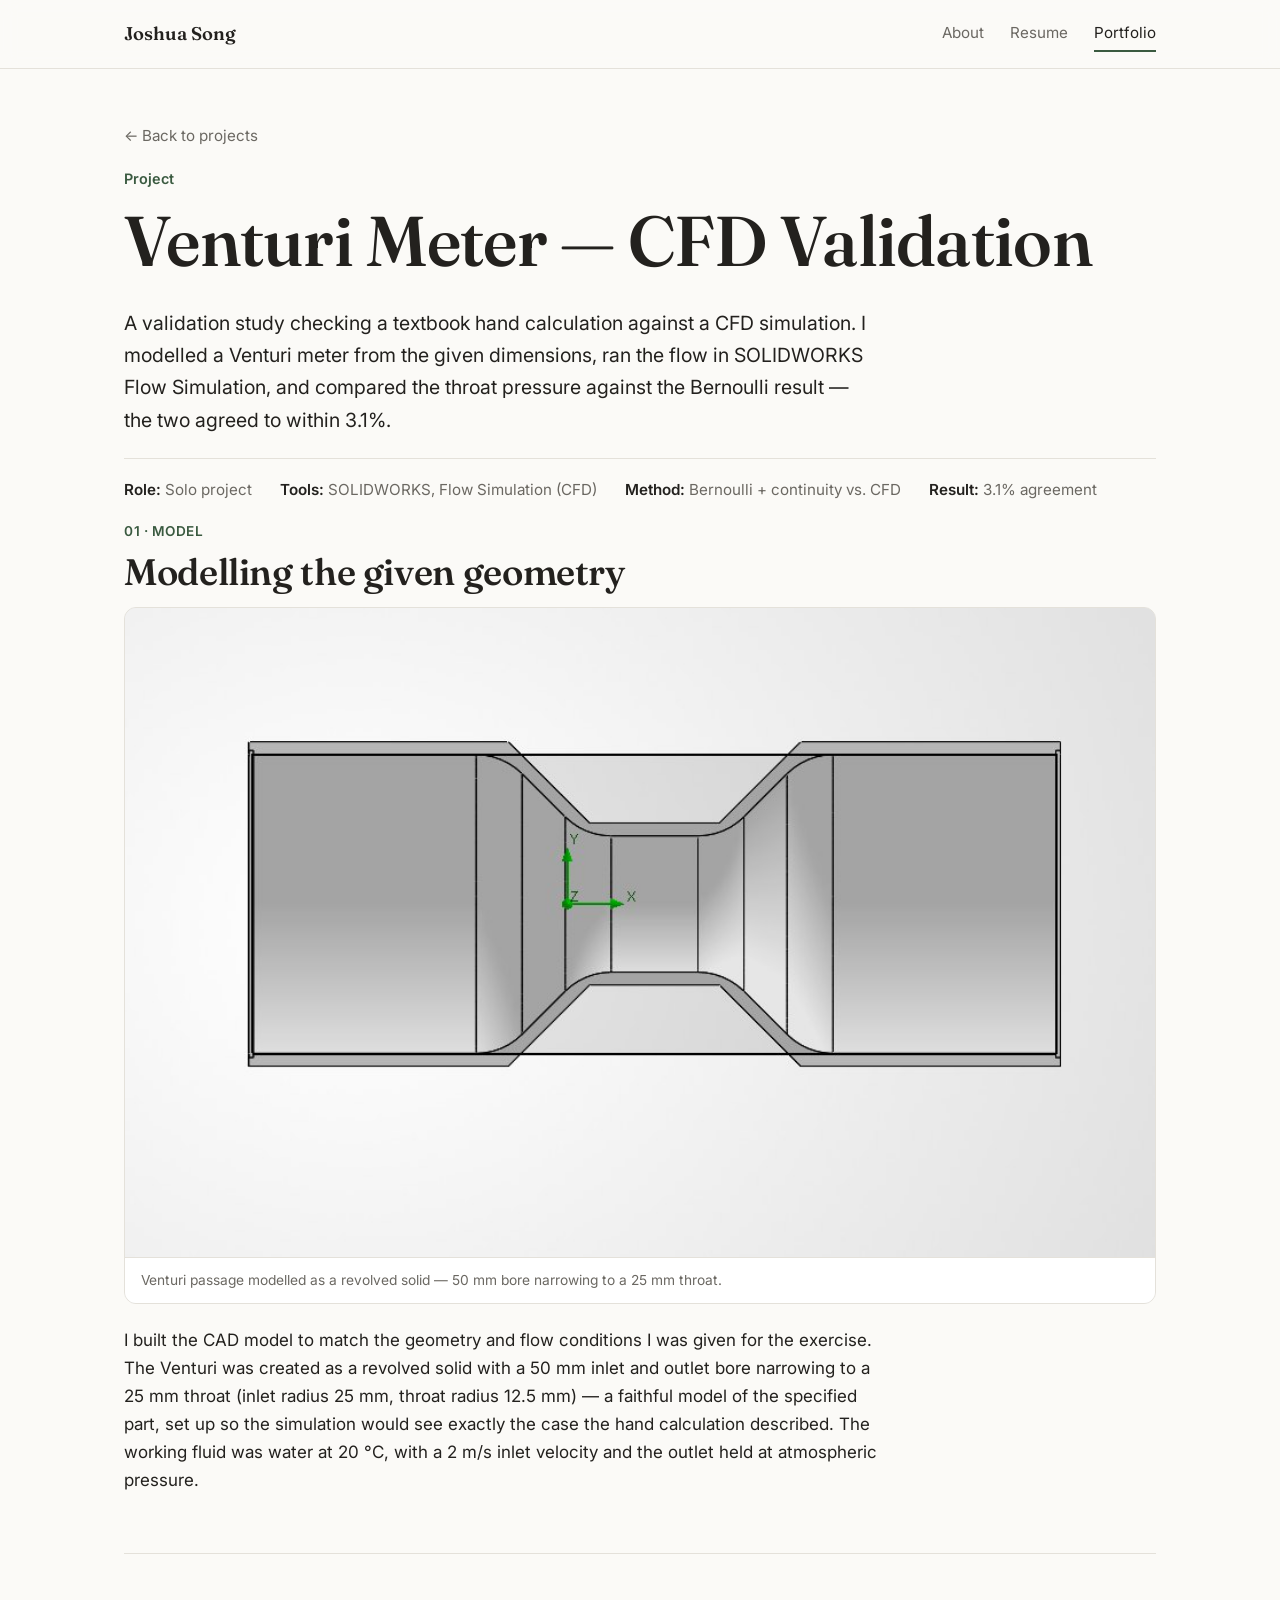
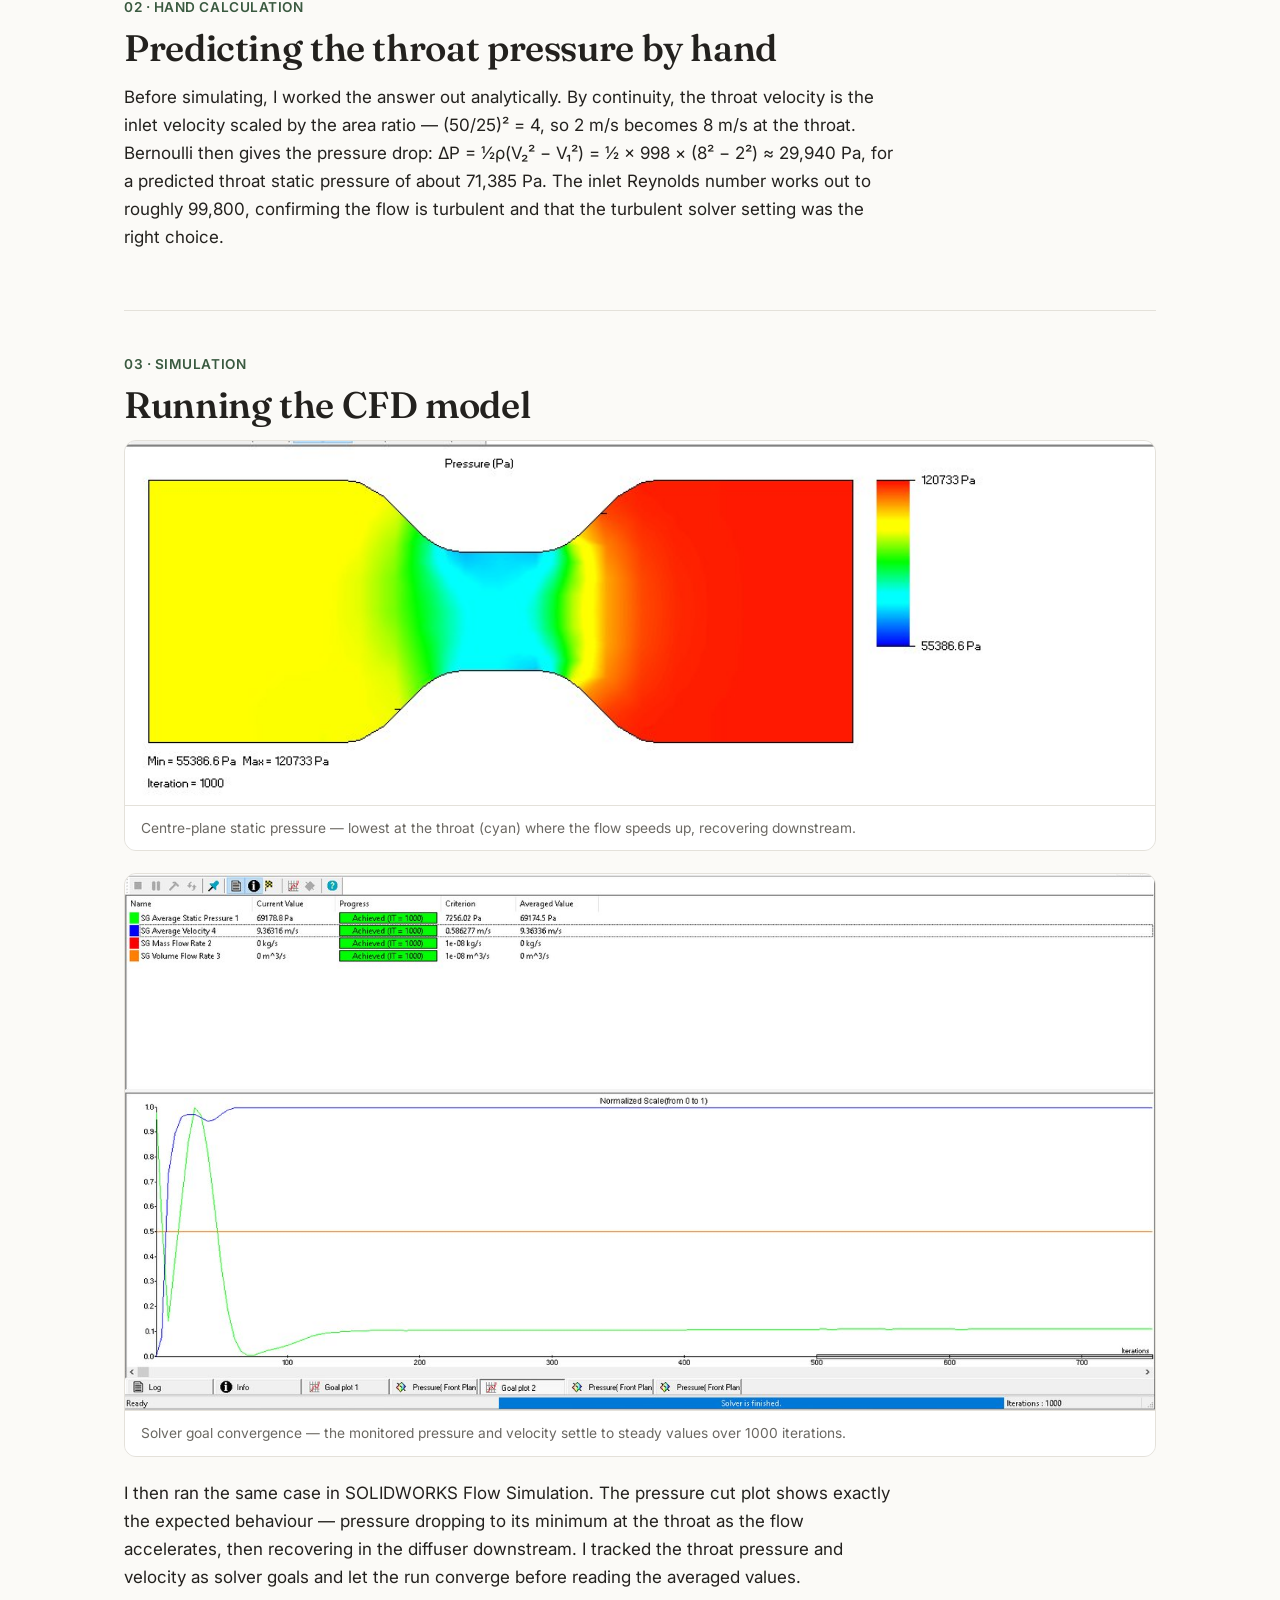
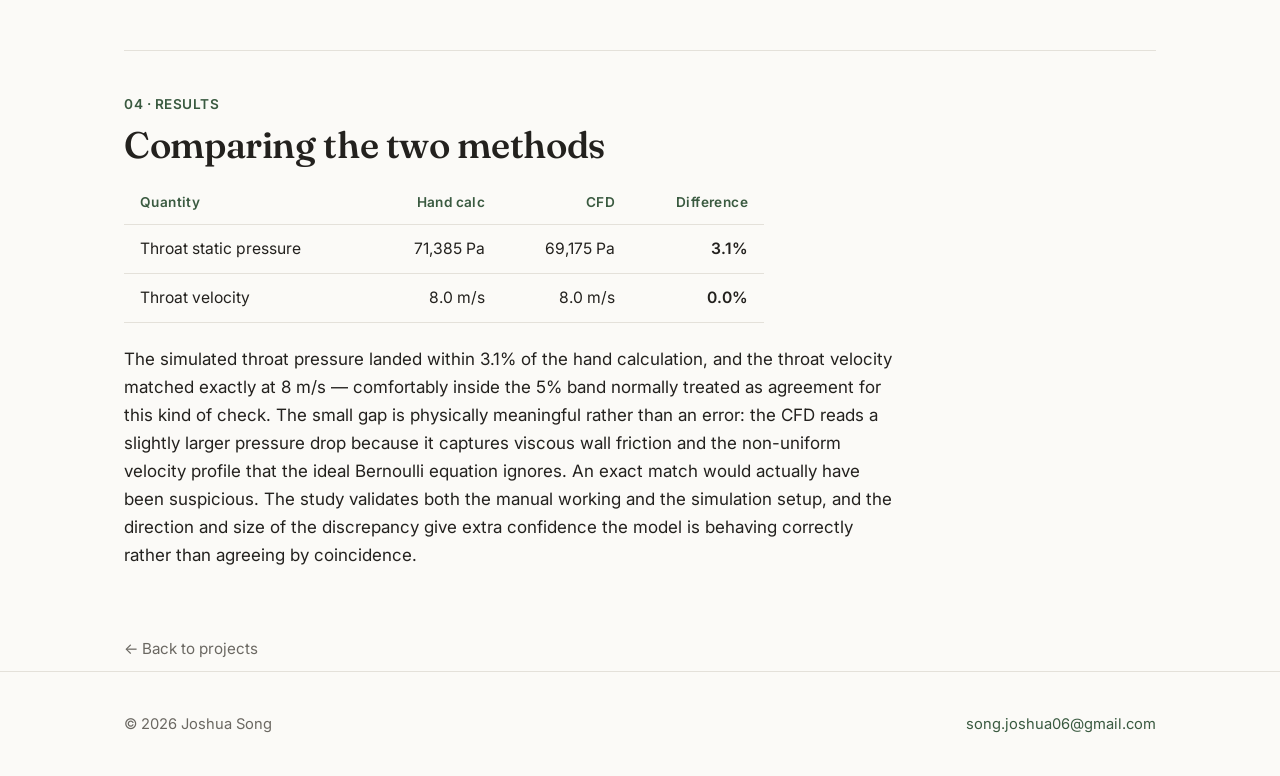
<file: venturi.html>
<!DOCTYPE html>
<html lang="en">
<head>
  <meta charset="UTF-8" />
  <meta name="viewport" content="width=device-width, initial-scale=1.0" />
  <title>Venturi CFD Validation — Joshua Song</title>

  <link rel="stylesheet" href="style.css" />
  <link rel="preconnect" href="https://fonts.googleapis.com" />
  <link rel="preconnect" href="https://fonts.gstatic.com" crossorigin />
  <link href="https://fonts.googleapis.com/css2?family=Fraunces:opsz,wght@9..144,400;9..144,560;9..144,600&family=Inter:wght@400;500;600&display=swap" rel="stylesheet" />

  <style>
    .proj-meta {
      display: flex; flex-wrap: wrap; gap: 8px 28px;
      margin-top: 22px; padding-top: 18px;
      border-top: 1px solid var(--line);
      color: var(--muted); font-size: 0.95rem;
    }
    .proj-meta b { color: var(--ink); font-weight: 600; }

    .stage { padding: 42px 0; border-top: 1px solid var(--line); }
    .stage:first-of-type { border-top: 0; padding-top: 18px; }
    .stage .step {
      color: var(--accent); font-weight: 600;
      font-size: 0.85rem; letter-spacing: 0.04em; margin-bottom: 10px;
    }
    .stage figure {
      margin: 0 0 22px; border: 1px solid var(--line);
      border-radius: 12px; overflow: hidden; background: #ededed;
    }
    .stage figure img { width: 100%; display: block; }
    .stage figcaption {
      font-size: 0.86rem; color: var(--muted);
      padding: 11px 16px; border-top: 1px solid var(--line); background: #fff;
    }
    .stage .txt { max-width: 70ch; }

    .restable { width: 100%; border-collapse: collapse; margin: 6px 0 22px; max-width: 640px; font-size: 0.98rem; }
    .restable th, .restable td { text-align: left; padding: 11px 16px; border-bottom: 1px solid var(--line); }
    .restable th { color: var(--accent); font-weight: 600; font-size: 0.85rem; letter-spacing: 0.03em; }
    .restable td:not(:first-child), .restable th:not(:first-child) { text-align: right; }
    .restable .hl { font-weight: 600; color: var(--ink); }

    .backlink { display: inline-block; margin-top: 6px; color: var(--muted); font-size: 0.95rem; }
    .backlink:hover { color: var(--accent); }
  </style>
</head>
<body>

  <nav class="nav">
    <div class="wrap">
      <a class="brand" href="index.html">Joshua Song</a>
      <div class="links">
        <a href="index.html">About</a>
        <a href="resume.html">Resume</a>
        <a href="portfolio.html" class="active">Portfolio</a>
      </div>
    </div>
  </nav>

  <header class="wrap" style="padding-top:48px">
    <a class="backlink" href="portfolio.html">← Back to projects</a>
    <p class="eyebrow" style="margin-top:18px">Project</p>
    <h1>Venturi Meter — CFD Validation</h1>
    <p class="lead">
      A validation study checking a textbook hand calculation against a CFD
      simulation. I modelled a Venturi meter from the given dimensions, ran the
      flow in SOLIDWORKS Flow Simulation, and compared the throat pressure
      against the Bernoulli result — the two agreed to within 3.1%.
    </p>
    <div class="proj-meta">
      <span><b>Role:</b> Solo project</span>
      <span><b>Tools:</b> SOLIDWORKS, Flow Simulation (CFD)</span>
      <span><b>Method:</b> Bernoulli + continuity vs. CFD</span>
      <span><b>Result:</b> 3.1% agreement</span>
    </div>
  </header>

  <section class="wrap">

    <div class="stage">
      <p class="step">01 · MODEL</p>
      <h2>Modelling the given geometry</h2>
      <figure>
        <img src="images/venturi-cad.jpg" alt="CAD model of the Venturi passage, cross-section" />
        <figcaption>Venturi passage modelled as a revolved solid — 50&nbsp;mm bore narrowing to a 25&nbsp;mm throat.</figcaption>
      </figure>
      <p class="txt">
        I built the CAD model to match the geometry and flow conditions I was
        given for the exercise. The Venturi was created as a revolved solid with
        a 50&nbsp;mm inlet and outlet bore narrowing to a 25&nbsp;mm throat
        (inlet radius 25&nbsp;mm, throat radius 12.5&nbsp;mm) — a faithful model
        of the specified part, set up so the simulation would see exactly the
        case the hand calculation described. The working fluid was water at
        20&nbsp;°C, with a 2&nbsp;m/s inlet velocity and the outlet held at
        atmospheric pressure.
      </p>
    </div>

    <div class="stage">
      <p class="step">02 · HAND CALCULATION</p>
      <h2>Predicting the throat pressure by hand</h2>
      <p class="txt">
        Before simulating, I worked the answer out analytically. By continuity,
        the throat velocity is the inlet velocity scaled by the area ratio —
        (50/25)² = 4, so 2&nbsp;m/s becomes 8&nbsp;m/s at the throat. Bernoulli
        then gives the pressure drop: ΔP = ½ρ(V₂² − V₁²) =
        ½ × 998 × (8² − 2²) ≈ 29,940&nbsp;Pa, for a predicted throat static
        pressure of about 71,385&nbsp;Pa. The inlet Reynolds number works out to
        roughly 99,800, confirming the flow is turbulent and that the turbulent
        solver setting was the right choice.
      </p>
    </div>

    <div class="stage">
      <p class="step">03 · SIMULATION</p>
      <h2>Running the CFD model</h2>
      <figure>
        <img src="images/venturi-pressure.jpg" alt="CFD pressure contour through the Venturi, lowest at the throat" />
        <figcaption>Centre-plane static pressure — lowest at the throat (cyan) where the flow speeds up, recovering downstream.</figcaption>
      </figure>
      <figure>
        <img src="images/venturi-convergence.jpg" alt="Goal convergence plot from the flow solver" />
        <figcaption>Solver goal convergence — the monitored pressure and velocity settle to steady values over 1000 iterations.</figcaption>
      </figure>
      <p class="txt">
        I then ran the same case in SOLIDWORKS Flow Simulation. The pressure cut
        plot shows exactly the expected behaviour — pressure dropping to its
        minimum at the throat as the flow accelerates, then recovering in the
        diffuser downstream. I tracked the throat pressure and velocity as solver
        goals and let the run converge before reading the averaged values.
      </p>
    </div>

    <div class="stage">
      <p class="step">04 · RESULTS</p>
      <h2>Comparing the two methods</h2>
      <table class="restable">
        <thead>
          <tr><th>Quantity</th><th>Hand calc</th><th>CFD</th><th>Difference</th></tr>
        </thead>
        <tbody>
          <tr><td>Throat static pressure</td><td>71,385 Pa</td><td>69,175 Pa</td><td class="hl">3.1%</td></tr>
          <tr><td>Throat velocity</td><td>8.0 m/s</td><td>8.0 m/s</td><td class="hl">0.0%</td></tr>
        </tbody>
      </table>
      <p class="txt">
        The simulated throat pressure landed within 3.1% of the hand
        calculation, and the throat velocity matched exactly at 8&nbsp;m/s —
        comfortably inside the 5% band normally treated as agreement for this
        kind of check. The small gap is physically meaningful rather than an
        error: the CFD reads a slightly larger pressure drop because it captures
        viscous wall friction and the non-uniform velocity profile that the ideal
        Bernoulli equation ignores. An exact match would actually have been
        suspicious. The study validates both the manual working and the
        simulation setup, and the direction and size of the discrepancy give
        extra confidence the model is behaving correctly rather than agreeing by
        coincidence.
      </p>
    </div>

    <a class="backlink" href="portfolio.html" style="margin:8px 0 10px">← Back to projects</a>
  </section>

  <footer>
    <div class="wrap">
      <span>© 2026 Joshua Song</span>
      <span><a href="mailto:song.joshua06@gmail.com">song.joshua06@gmail.com</a></span>
    </div>
  </footer>

</body>
</html>
</file>
<file: style.css>
:root {

  --paper:      #FBFAF7;
  --ink:        #23211E;
  --muted:      #6B6862;
  --accent:     #3A5A40;
  --accent-ink: #2b4530;
  --wash:       #EEF1EA;
  --line:       #E4E1DA;

  --font-display: "Fraunces", Georgia, "Times New Roman", serif;
  --font-body:    "Inter", -apple-system, Segoe UI, Roboto, sans-serif;

  --maxw: 1080px;
}

* { box-sizing: border-box; }

html {
  scroll-behavior: smooth;
  -webkit-text-size-adjust: 100%;
  overflow-x: hidden;
}

body {
  margin: 0;
  background: var(--paper);
  color: var(--ink);
  font-family: var(--font-body);
  font-size: 17px;
  line-height: 1.65;
  -webkit-font-smoothing: antialiased;
}

.wrap {
  width: 100%;
  max-width: var(--maxw);
  margin: 0 auto;
  padding: 0 24px;
}

h1, h2, h3 {
  font-family: var(--font-display);
  font-weight: 560;
  line-height: 1.08;
  letter-spacing: -0.01em;
  margin: 0 0 0.4em;
}

h1 { font-size: clamp(2.6rem, 6vw, 4.4rem); }
h2 { font-size: clamp(1.6rem, 3.4vw, 2.3rem); }
h3 { font-size: 1.2rem; font-weight: 600; }

p { margin: 0 0 1em; }

a { color: var(--accent); text-decoration: none; }
a:hover { color: var(--accent-ink); text-decoration: underline; }

img { max-width: 100%; display: block; }

.nav {
  position: sticky;
  top: 0;
  z-index: 10;
  background: color-mix(in srgb, var(--paper) 88%, transparent);
  backdrop-filter: blur(8px);
  border-bottom: 1px solid var(--line);
}
.nav .wrap {
  display: flex;
  align-items: center;
  justify-content: space-between;
  height: 68px;
}
.nav .brand {
  font-family: var(--font-display);
  font-size: 1.15rem;
  font-weight: 600;
  color: var(--ink);
}
.nav .brand:hover { text-decoration: none; }
.nav .links { display: flex; gap: 26px; }
.nav .links a {
  color: var(--muted);
  font-size: 0.95rem;
  padding: 4px 0;
  border-bottom: 2px solid transparent;
}
.nav .links a:hover { color: var(--ink); text-decoration: none; }
.nav .links a.active {
  color: var(--ink);
  border-bottom-color: var(--accent);
}

section { padding: 72px 0; }
.section-sm { padding: 40px 0; }
.eyebrow {
  color: var(--accent);
  font-weight: 600;
  font-size: 0.9rem;
  margin-bottom: 12px;
}
.lead { font-size: 1.22rem; color: var(--ink); max-width: 62ch; }
.muted { color: var(--muted); }

.btn {
  display: inline-block;
  background: var(--accent);
  color: #fff;
  padding: 12px 22px;
  border-radius: 8px;
  font-weight: 500;
  font-size: 0.98rem;
}
.btn:hover { background: var(--accent-ink); color: #fff; text-decoration: none; }
.btn.ghost {
  background: transparent;
  color: var(--accent);
  border: 1.5px solid var(--accent);
}
.btn.ghost:hover { background: var(--wash); color: var(--accent-ink); }

.hero {
  display: grid;
  grid-template-columns: 1.15fr 0.85fr;
  gap: 56px;
  align-items: center;
  padding: 80px 0 72px;
}
.hero .photo {
  border-radius: 14px;
  overflow: hidden;
  border: 1px solid var(--line);
  aspect-ratio: 4 / 5;
}
.hero .photo img { width: 100%; height: 100%; object-fit: cover; }
.hero .actions { display: flex; gap: 14px; margin-top: 28px; flex-wrap: wrap; }

.about {
  display: grid;
  grid-template-columns: 1fr 1fr;
  gap: 48px;
  border-top: 1px solid var(--line);
  padding-top: 56px;
}
.about ul { margin: 0; padding-left: 18px; }
.about li { margin-bottom: 8px; }

.grid {
  display: grid;
  grid-template-columns: repeat(2, 1fr);
  gap: 28px;
}
.card {
  border: 1px solid var(--line);
  border-radius: 12px;
  overflow: hidden;
  background: #fff;
  transition: transform 0.18s ease, box-shadow 0.18s ease;
}
.card:hover { transform: translateY(-3px); box-shadow: 0 10px 30px rgba(35,33,30,0.08); }
.card .thumb { aspect-ratio: 4 / 3; overflow: hidden; background: var(--wash); }
.card .thumb img { width: 100%; height: 100%; object-fit: cover; }
.card .body { padding: 20px 22px 24px; }
.card .body h3 { margin-bottom: 6px; }
.card .tag {
  display: inline-block;
  font-size: 0.8rem;
  color: var(--accent);
  background: var(--wash);
  padding: 3px 10px;
  border-radius: 999px;
  margin-bottom: 10px;
}
.card .body p { color: var(--muted); font-size: 0.97rem; margin: 0; }

.resume-head {
  display: flex;
  justify-content: space-between;
  align-items: flex-end;
  gap: 20px;
  flex-wrap: wrap;
  border-bottom: 1px solid var(--line);
  padding-bottom: 24px;
  margin-bottom: 8px;
}
.resume-head .contact { color: var(--muted); font-size: 0.95rem; text-align: right; }
.resume-head .contact a { color: var(--muted); }

.entry {
  display: grid;
  grid-template-columns: 170px 1fr;
  gap: 24px;
  padding: 26px 0;
  border-bottom: 1px solid var(--line);
}
.entry .when { color: var(--muted); font-size: 0.92rem; padding-top: 3px; }
.entry h3 { margin-bottom: 2px; }
.entry .org { color: var(--accent); font-size: 0.98rem; margin-bottom: 10px; }
.entry ul { margin: 0; padding-left: 18px; }
.entry li { margin-bottom: 6px; color: var(--muted); }

.skills { display: flex; flex-wrap: wrap; gap: 10px; }
.skills span {
  background: var(--wash);
  border: 1px solid var(--line);
  padding: 7px 14px;
  border-radius: 999px;
  font-size: 0.92rem;
}

footer {
  border-top: 1px solid var(--line);
  padding: 40px 0;
  color: var(--muted);
  font-size: 0.92rem;
}
footer .wrap { display: flex; justify-content: space-between; flex-wrap: wrap; gap: 12px; }

@media (max-width: 760px) {
  body { font-size: 16px; }
  .hero { grid-template-columns: 1fr; gap: 32px; padding-top: 48px; }
  .hero .photo { max-width: 340px; }
  .about { grid-template-columns: 1fr; gap: 28px; }
  .grid { grid-template-columns: 1fr; }
  .entry { grid-template-columns: 1fr; gap: 6px; }
  .entry .when { padding-top: 0; }
  .nav .links { gap: 16px; }
  .nav .brand { white-space: nowrap; }
  .resume-head { align-items: flex-start; }
  .resume-head .contact { text-align: left; }
  section { padding: 52px 0; }
}

@media (max-width: 430px) {
  .nav .wrap {
    flex-direction: column;
    justify-content: center;
    gap: 6px;
    height: auto;
    padding-top: 12px;
    padding-bottom: 12px;
  }
  .nav .brand { font-size: 1.05rem; }
  .nav .links { gap: 22px; }
  .nav .links a { padding: 6px 0; }
  h1 { font-size: clamp(2.2rem, 9vw, 2.8rem); }
  .actions { width: 100%; }
  .actions .btn { flex: 1; text-align: center; }
}

@media (prefers-reduced-motion: reduce) {
  * { transition: none !important; scroll-behavior: auto !important; }
}

@media print {
  .nav, footer, .no-print { display: none !important; }
  body { font-size: 12px; }
  .entry { break-inside: avoid; }
}
</file>
